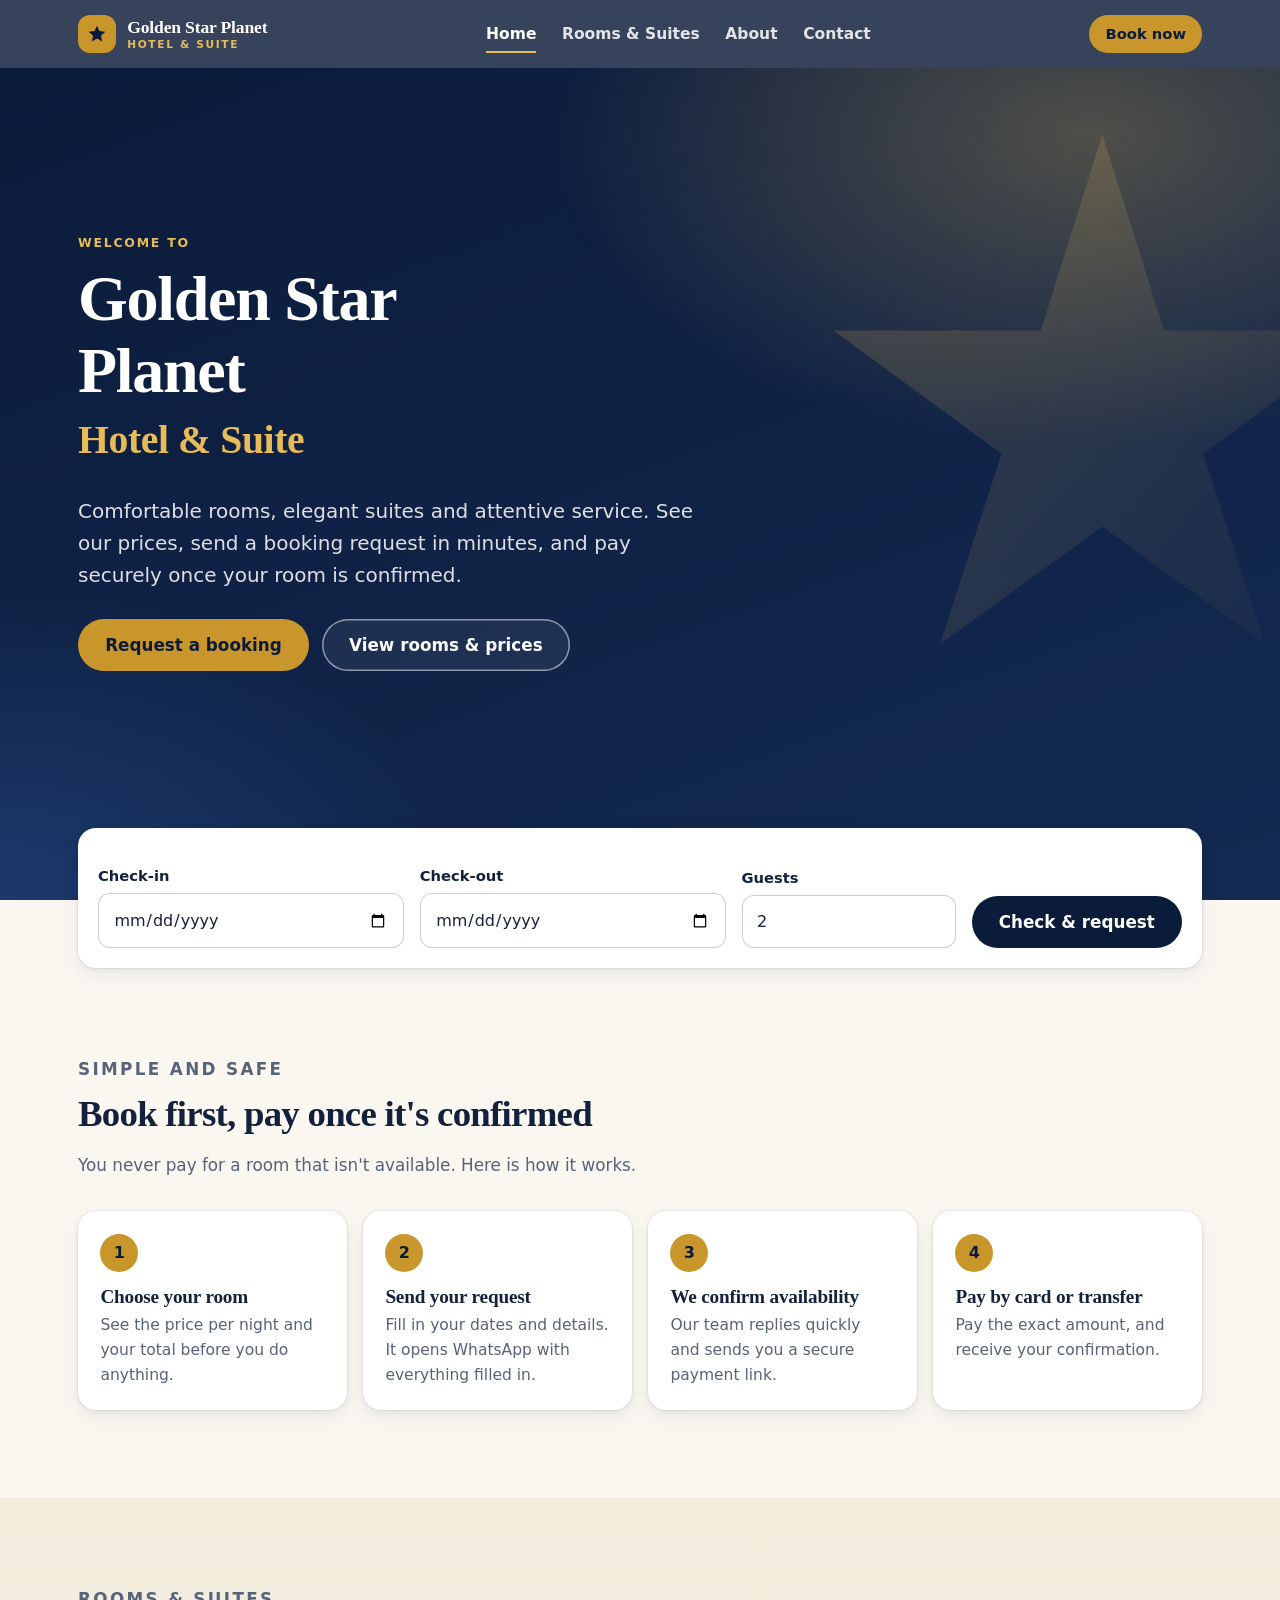
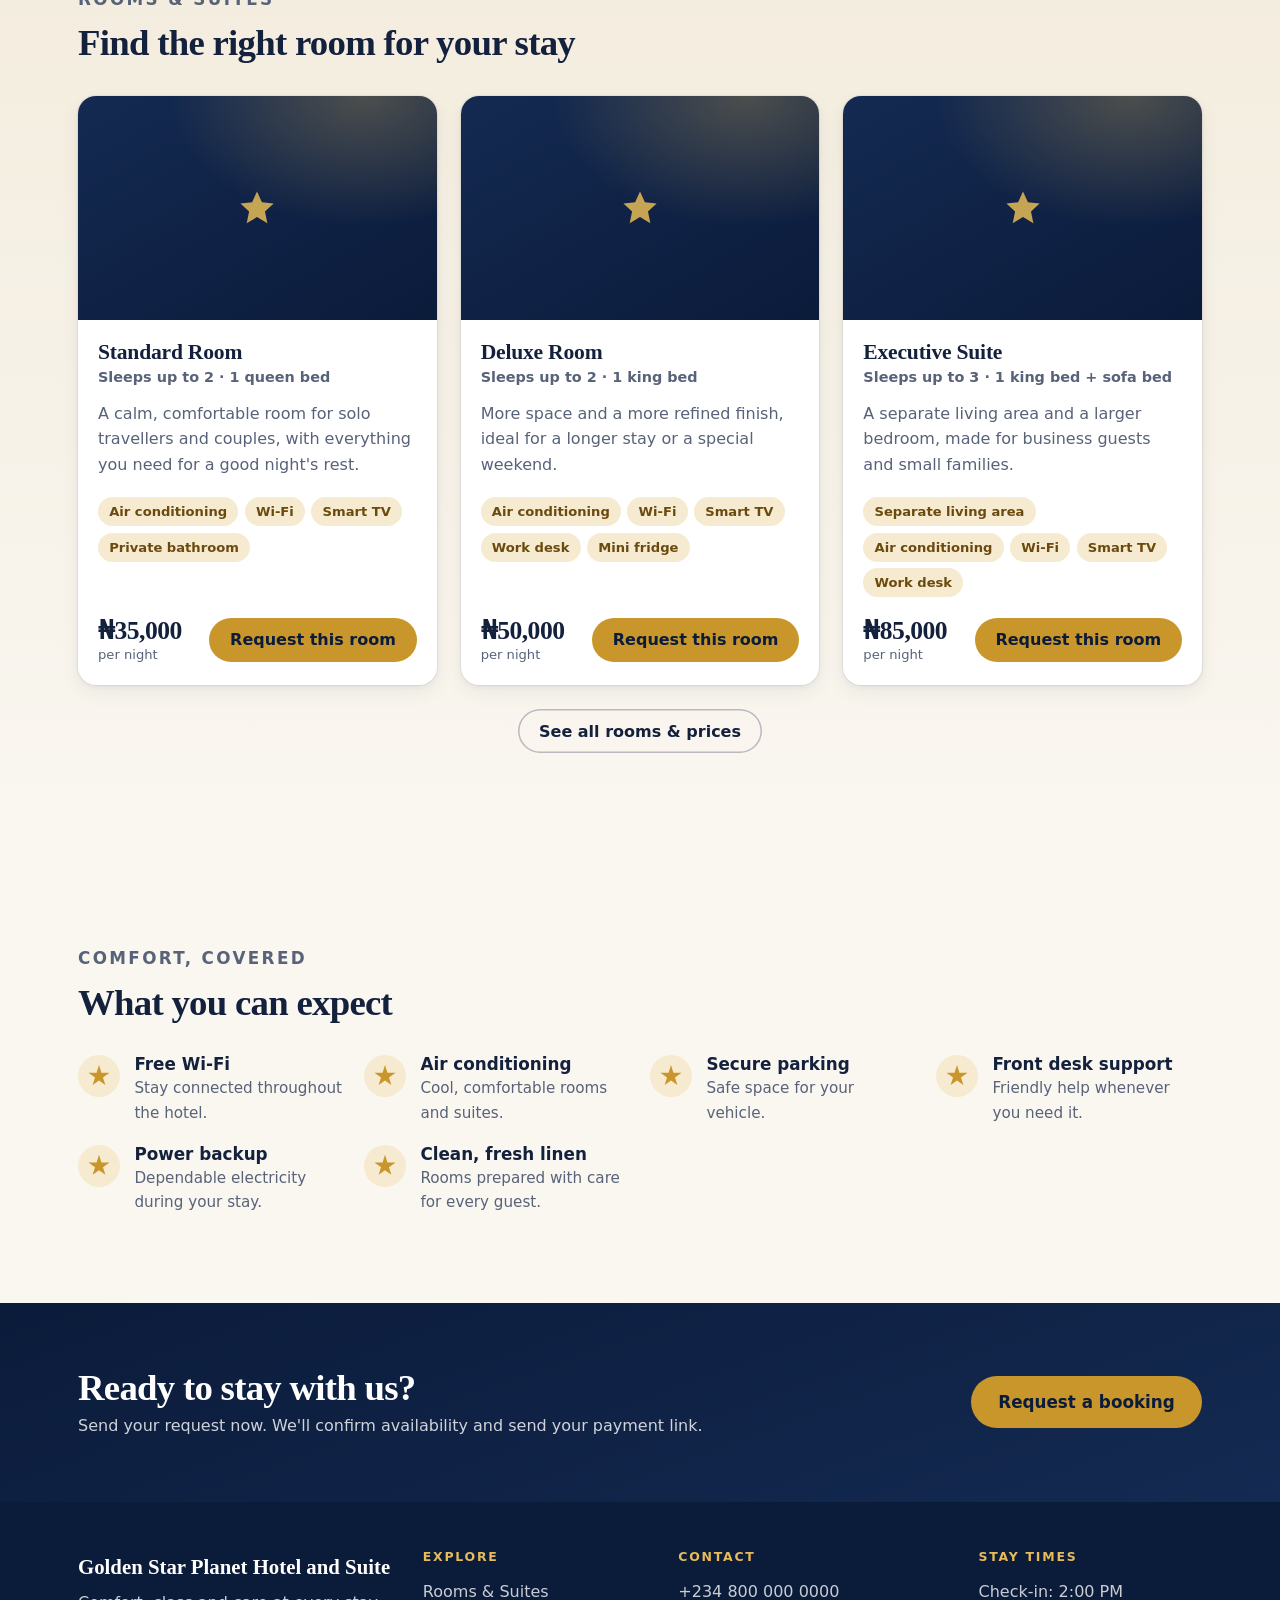
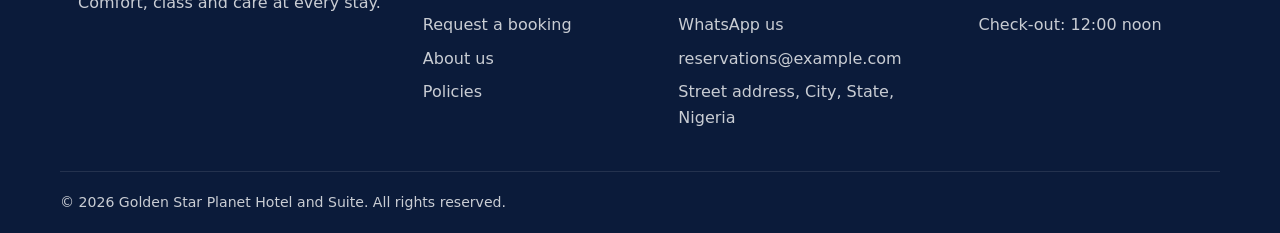
<file: index.html>
<!doctype html>
<html lang="en">
<head>
  <meta charset="utf-8">
  <meta name="viewport" content="width=device-width, initial-scale=1, viewport-fit=cover">
  <title>Golden Star Planet Hotel and Suite | Rooms, Suites and Online Booking</title>
  <meta name="description" content="Golden Star Planet Hotel and Suite: comfortable rooms and elegant suites with clear prices. Send a booking request online and pay securely by card or bank transfer once your room is confirmed.">
  <meta name="theme-color" content="#0b1b3a">
  <meta property="og:title" content="Golden Star Planet Hotel and Suite">
  <meta property="og:description" content="Comfortable rooms and elegant suites. See prices, request a booking, pay once confirmed.">
  <meta property="og:type" content="website">
  <link rel="icon" href="favicon.svg" type="image/svg+xml">
  <link rel="stylesheet" href="style.css">
  <script src="config.js" defer></script>
  <script src="script.js" defer></script>
</head>
<body>
  <a class="skip-link" href="#main">Skip to content</a>
  <div id="site-header"></div>

  <main id="main">
    <!-- Hero -->
    <section class="hero">
      <div class="hero-bg" data-hero-bg></div>
      <div class="container hero-inner">
        <p class="eyebrow eyebrow-light reveal">Welcome to</p>
        <h1 class="reveal" style="--i:1">Golden Star Planet <span>Hotel &amp; Suite</span></h1>
        <p class="lead reveal" style="--i:2">Comfortable rooms, elegant suites and attentive service. See our prices, send a booking request in minutes, and pay securely once your room is confirmed.</p>
        <div class="hero-actions reveal" style="--i:3">
          <a class="btn btn-gold btn-lg" href="booking.html">Request a booking</a>
          <a class="btn btn-ghost-light btn-lg" href="rooms.html">View rooms &amp; prices</a>
        </div>
      </div>
    </section>

    <!-- Availability bar -->
    <section class="avail-wrap" aria-label="Start your booking">
      <div class="container">
        <form class="card avail" id="avail-form" action="booking.html" method="get">
          <div class="field">
            <label for="a-checkin">Check-in</label>
            <input id="a-checkin" name="checkin" type="date" required>
          </div>
          <div class="field">
            <label for="a-checkout">Check-out</label>
            <input id="a-checkout" name="checkout" type="date" required>
          </div>
          <div class="field">
            <label for="a-guests">Guests</label>
            <input id="a-guests" name="guests" type="number" min="1" max="10" value="2" inputmode="numeric" required>
          </div>
          <button class="btn btn-navy btn-lg" type="submit">Check &amp; request</button>
        </form>
      </div>
    </section>

    <!-- How booking works -->
    <section class="section">
      <div class="container">
        <div class="section-head reveal">
          <p class="eyebrow">Simple and safe</p>
          <h2>Book first, pay once it's confirmed</h2>
          <p>You never pay for a room that isn't available. Here is how it works.</p>
        </div>
        <ol class="steps">
          <li class="step reveal" style="--i:0"><span class="step-num">1</span><h3>Choose your room</h3><p>See the price per night and your total before you do anything.</p></li>
          <li class="step reveal" style="--i:1"><span class="step-num">2</span><h3>Send your request</h3><p>Fill in your dates and details. It opens WhatsApp with everything filled in.</p></li>
          <li class="step reveal" style="--i:2"><span class="step-num">3</span><h3>We confirm availability</h3><p>Our team replies quickly and sends you a secure payment link.</p></li>
          <li class="step reveal" style="--i:3"><span class="step-num">4</span><h3>Pay by card or transfer</h3><p>Pay the exact amount, and receive your confirmation.</p></li>
        </ol>
      </div>
    </section>

    <!-- Featured rooms -->
    <section class="section section-tint">
      <div class="container">
        <div class="section-head reveal">
          <p class="eyebrow">Rooms &amp; suites</p>
          <h2>Find the right room for your stay</h2>
        </div>
        <div class="grid-rooms" id="featured-rooms"></div>
        <p class="center mt"><a class="btn btn-ghost" href="rooms.html">See all rooms &amp; prices</a></p>
      </div>
    </section>

    <!-- Facilities -->
    <section class="section">
      <div class="container">
        <div class="section-head reveal">
          <p class="eyebrow">Comfort, covered</p>
          <h2>What you can expect</h2>
        </div>
        <ul class="facility-grid" id="facilities"></ul>
      </div>
    </section>

    <!-- Gallery (only shows when you add photos in config.js) -->
    <section class="section section-tint" id="gallery-section">
      <div class="container">
        <div class="section-head reveal">
          <p class="eyebrow">Take a look</p>
          <h2>Inside the hotel</h2>
        </div>
        <div class="gallery" id="gallery"></div>
      </div>
    </section>

    <!-- Call to action -->
    <section class="cta-band">
      <div class="container cta-inner">
        <div>
          <h2>Ready to stay with us?</h2>
          <p>Send your request now. We'll confirm availability and send your payment link.</p>
        </div>
        <a class="btn btn-gold btn-lg" href="booking.html">Request a booking</a>
      </div>
    </section>
  </main>

  <div id="site-footer"></div>
</body>
</html>
</file>
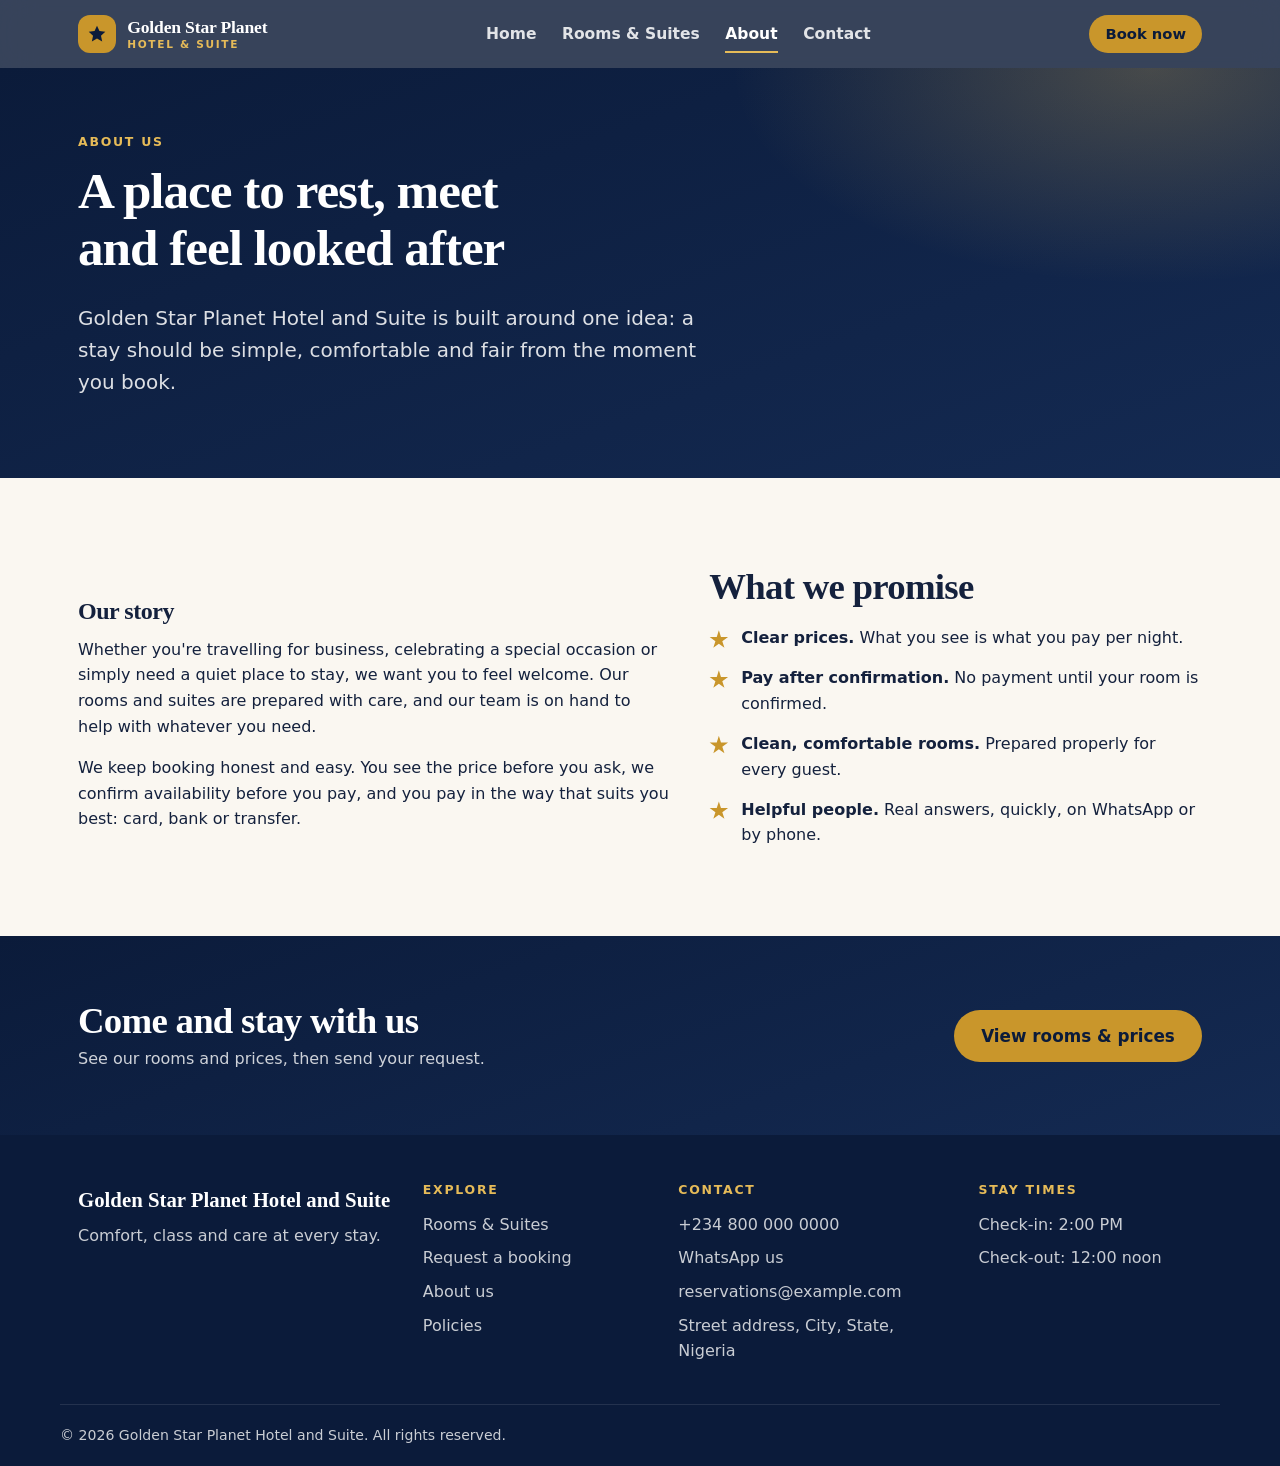
<file: about.html>
<!doctype html>
<html lang="en">
<head>
  <meta charset="utf-8">
  <meta name="viewport" content="width=device-width, initial-scale=1, viewport-fit=cover">
  <title>About Us | Golden Star Planet Hotel and Suite</title>
  <meta name="description" content="Learn about Golden Star Planet Hotel and Suite and what you can expect when you stay with us.">
  <meta name="theme-color" content="#0b1b3a">
  <link rel="icon" href="favicon.svg" type="image/svg+xml">
  <link rel="stylesheet" href="style.css">
  <script src="config.js" defer></script>
  <script src="script.js" defer></script>
</head>
<body>
  <a class="skip-link" href="#main">Skip to content</a>
  <div id="site-header"></div>

  <main id="main">
    <section class="page-head">
      <div class="container">
        <p class="eyebrow eyebrow-light">About us</p>
        <h1>A place to rest, meet and feel looked after</h1>
        <p class="lead">Golden Star Planet Hotel and Suite is built around one idea: a stay should be simple, comfortable and fair from the moment you book.</p>
      </div>
    </section>

    <section class="section">
      <div class="container prose-grid">
        <div class="prose reveal">
          <h2>Our story</h2>
          <!-- EDIT: replace this paragraph with your hotel's real story, when it opened, who runs it. -->
          <p>Whether you're travelling for business, celebrating a special occasion or simply need a quiet place to stay, we want you to feel welcome. Our rooms and suites are prepared with care, and our team is on hand to help with whatever you need.</p>
          <p>We keep booking honest and easy. You see the price before you ask, we confirm availability before you pay, and you pay in the way that suits you best: card, bank or transfer.</p>
        </div>
        <div class="values reveal" style="--i:1">
          <h2>What we promise</h2>
          <ul class="check-list">
            <li><strong>Clear prices.</strong> What you see is what you pay per night.</li>
            <li><strong>Pay after confirmation.</strong> No payment until your room is confirmed.</li>
            <li><strong>Clean, comfortable rooms.</strong> Prepared properly for every guest.</li>
            <li><strong>Helpful people.</strong> Real answers, quickly, on WhatsApp or by phone.</li>
          </ul>
        </div>
      </div>
    </section>

    <section class="cta-band">
      <div class="container cta-inner">
        <div>
          <h2>Come and stay with us</h2>
          <p>See our rooms and prices, then send your request.</p>
        </div>
        <a class="btn btn-gold btn-lg" href="rooms.html">View rooms &amp; prices</a>
      </div>
    </section>
  </main>

  <div id="site-footer"></div>
</body>
</html>
</file>
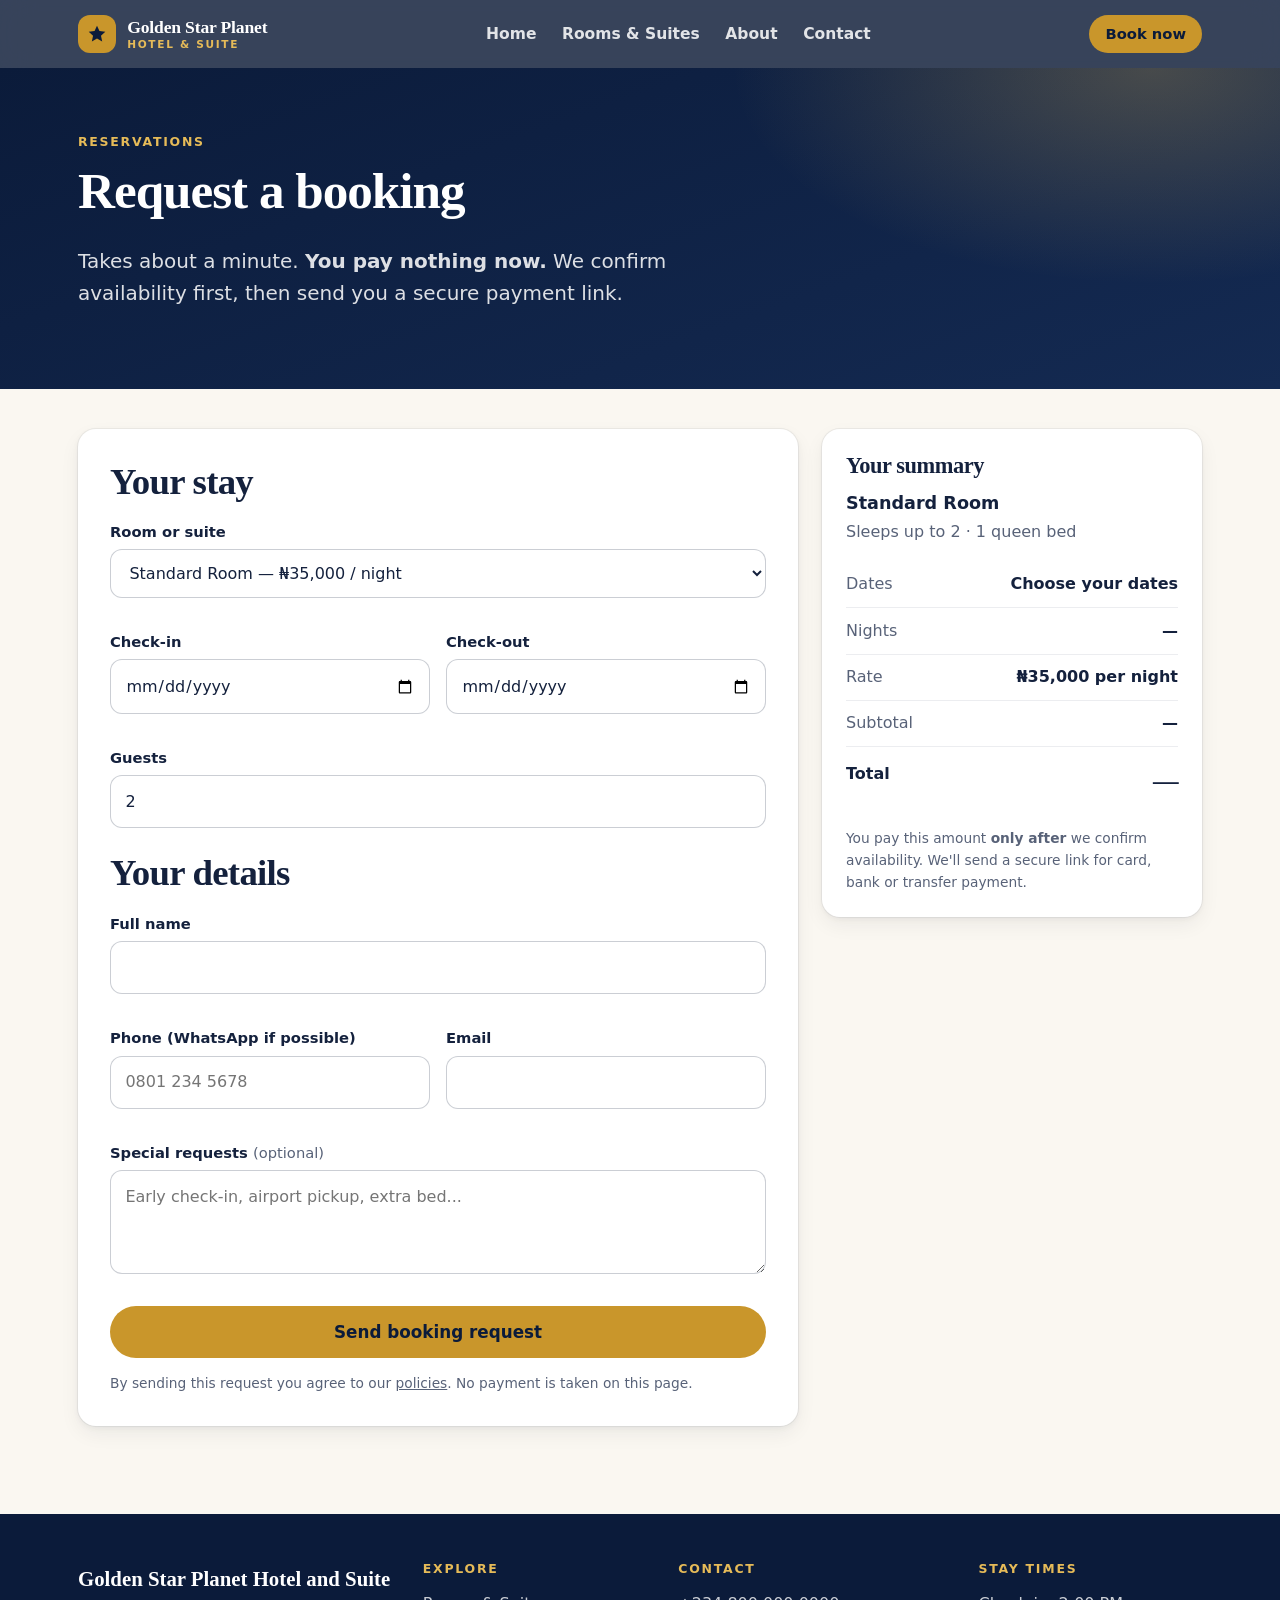
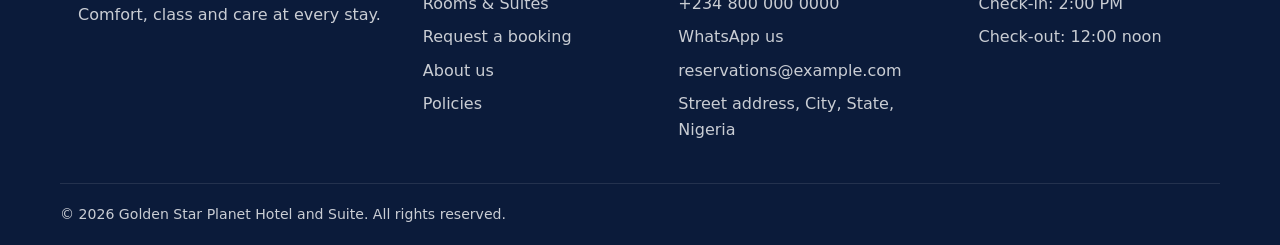
<file: booking.html>
<!doctype html>
<html lang="en">
<head>
  <meta charset="utf-8">
  <meta name="viewport" content="width=device-width, initial-scale=1, viewport-fit=cover">
  <title>Request a Booking | Golden Star Planet Hotel and Suite</title>
  <meta name="description" content="Choose your room and dates, see your total, and send a booking request to Golden Star Planet Hotel and Suite. Pay only after your room is confirmed.">
  <meta name="theme-color" content="#0b1b3a">
  <link rel="icon" href="favicon.svg" type="image/svg+xml">
  <link rel="stylesheet" href="style.css">
  <script src="config.js" defer></script>
  <script src="script.js" defer></script>
  <script src="booking.js" defer></script>
</head>
<body>
  <a class="skip-link" href="#main">Skip to content</a>
  <div id="site-header"></div>

  <main id="main">
    <section class="page-head">
      <div class="container">
        <p class="eyebrow eyebrow-light">Reservations</p>
        <h1>Request a booking</h1>
        <p class="lead">Takes about a minute. <strong>You pay nothing now.</strong> We confirm availability first, then send you a secure payment link.</p>
      </div>
    </section>

    <section class="section section-tight">
      <div class="container">
        <noscript><div class="notice notice-warn">Please turn on JavaScript to use the booking form, or message us on WhatsApp instead.</div></noscript>

        <div class="booking-grid" id="booking-layout">
          <form class="card form-card" id="booking-form" novalidate>
            <h2>Your stay</h2>
            <div class="form-grid">
              <div class="field span-2">
                <label for="room">Room or suite</label>
                <select id="room" name="room" required></select>
                <p class="error" data-error="room" aria-live="polite"></p>
              </div>
              <div class="field">
                <label for="checkin">Check-in</label>
                <input id="checkin" name="checkin" type="date" required>
                <p class="error" data-error="checkin" aria-live="polite"></p>
              </div>
              <div class="field">
                <label for="checkout">Check-out</label>
                <input id="checkout" name="checkout" type="date" required>
                <p class="error" data-error="checkout" aria-live="polite"></p>
              </div>
              <div class="field span-2">
                <label for="guests">Guests</label>
                <input id="guests" name="guests" type="number" min="1" max="10" value="2" inputmode="numeric" required>
                <p class="error" data-error="guests" aria-live="polite"></p>
              </div>
            </div>

            <h2 class="mt">Your details</h2>
            <div class="form-grid">
              <div class="field span-2">
                <label for="name">Full name</label>
                <input id="name" name="name" type="text" autocomplete="name" required>
                <p class="error" data-error="name" aria-live="polite"></p>
              </div>
              <div class="field">
                <label for="phone">Phone (WhatsApp if possible)</label>
                <input id="phone" name="phone" type="tel" inputmode="tel" autocomplete="tel" placeholder="0801 234 5678" required>
                <p class="error" data-error="phone" aria-live="polite"></p>
              </div>
              <div class="field">
                <label for="email">Email</label>
                <input id="email" name="email" type="email" autocomplete="email" inputmode="email" autocapitalize="none" required>
                <p class="error" data-error="email" aria-live="polite"></p>
              </div>
              <div class="field span-2">
                <label for="notes">Special requests <span class="optional">(optional)</span></label>
                <textarea id="notes" name="notes" rows="3" placeholder="Early check-in, airport pickup, extra bed..."></textarea>
              </div>
            </div>

            <button class="btn btn-gold btn-lg btn-block mt" type="submit">Send booking request</button>
            <p class="fine">By sending this request you agree to our <a href="policies.html">policies</a>. No payment is taken on this page.</p>
          </form>

          <aside class="card summary" aria-label="Booking summary">
            <h2>Your summary</h2>
            <div class="summary-room">
              <strong id="sum-room">Room</strong>
              <span id="sum-beds" class="muted"></span>
            </div>
            <dl class="summary-list" aria-live="polite">
              <div><dt>Dates</dt><dd id="sum-dates">Choose your dates</dd></div>
              <div><dt>Nights</dt><dd id="sum-nights" class="num">&mdash;</dd></div>
              <div><dt>Rate</dt><dd id="sum-rate" class="num"></dd></div>
              <div><dt>Subtotal</dt><dd id="sum-subtotal" class="num">&mdash;</dd></div>
              <div id="sum-service-row" hidden><dt id="sum-service-label">Service charge</dt><dd id="sum-service" class="num">&mdash;</dd></div>
              <div class="summary-total"><dt>Total</dt><dd id="sum-total" class="num">&mdash;</dd></div>
            </dl>
            <p class="fine">You pay this amount <strong>only after</strong> we confirm availability. We'll send a secure link for card, bank or transfer payment.</p>
          </aside>
        </div>

        <section class="card pad success" id="booking-success" hidden aria-live="polite"></section>
      </div>
    </section>
  </main>

  <!-- Mobile total bar -->
  <div class="mobile-total" id="mobile-total">
    <div>
      <strong class="num" id="mobile-total-amount">Pick dates</strong>
      <small id="mobile-total-note">Total shows here</small>
    </div>
    <button class="btn btn-gold" type="submit" form="booking-form">Send request</button>
  </div>

  <div id="site-footer"></div>
</body>
</html>
</file>
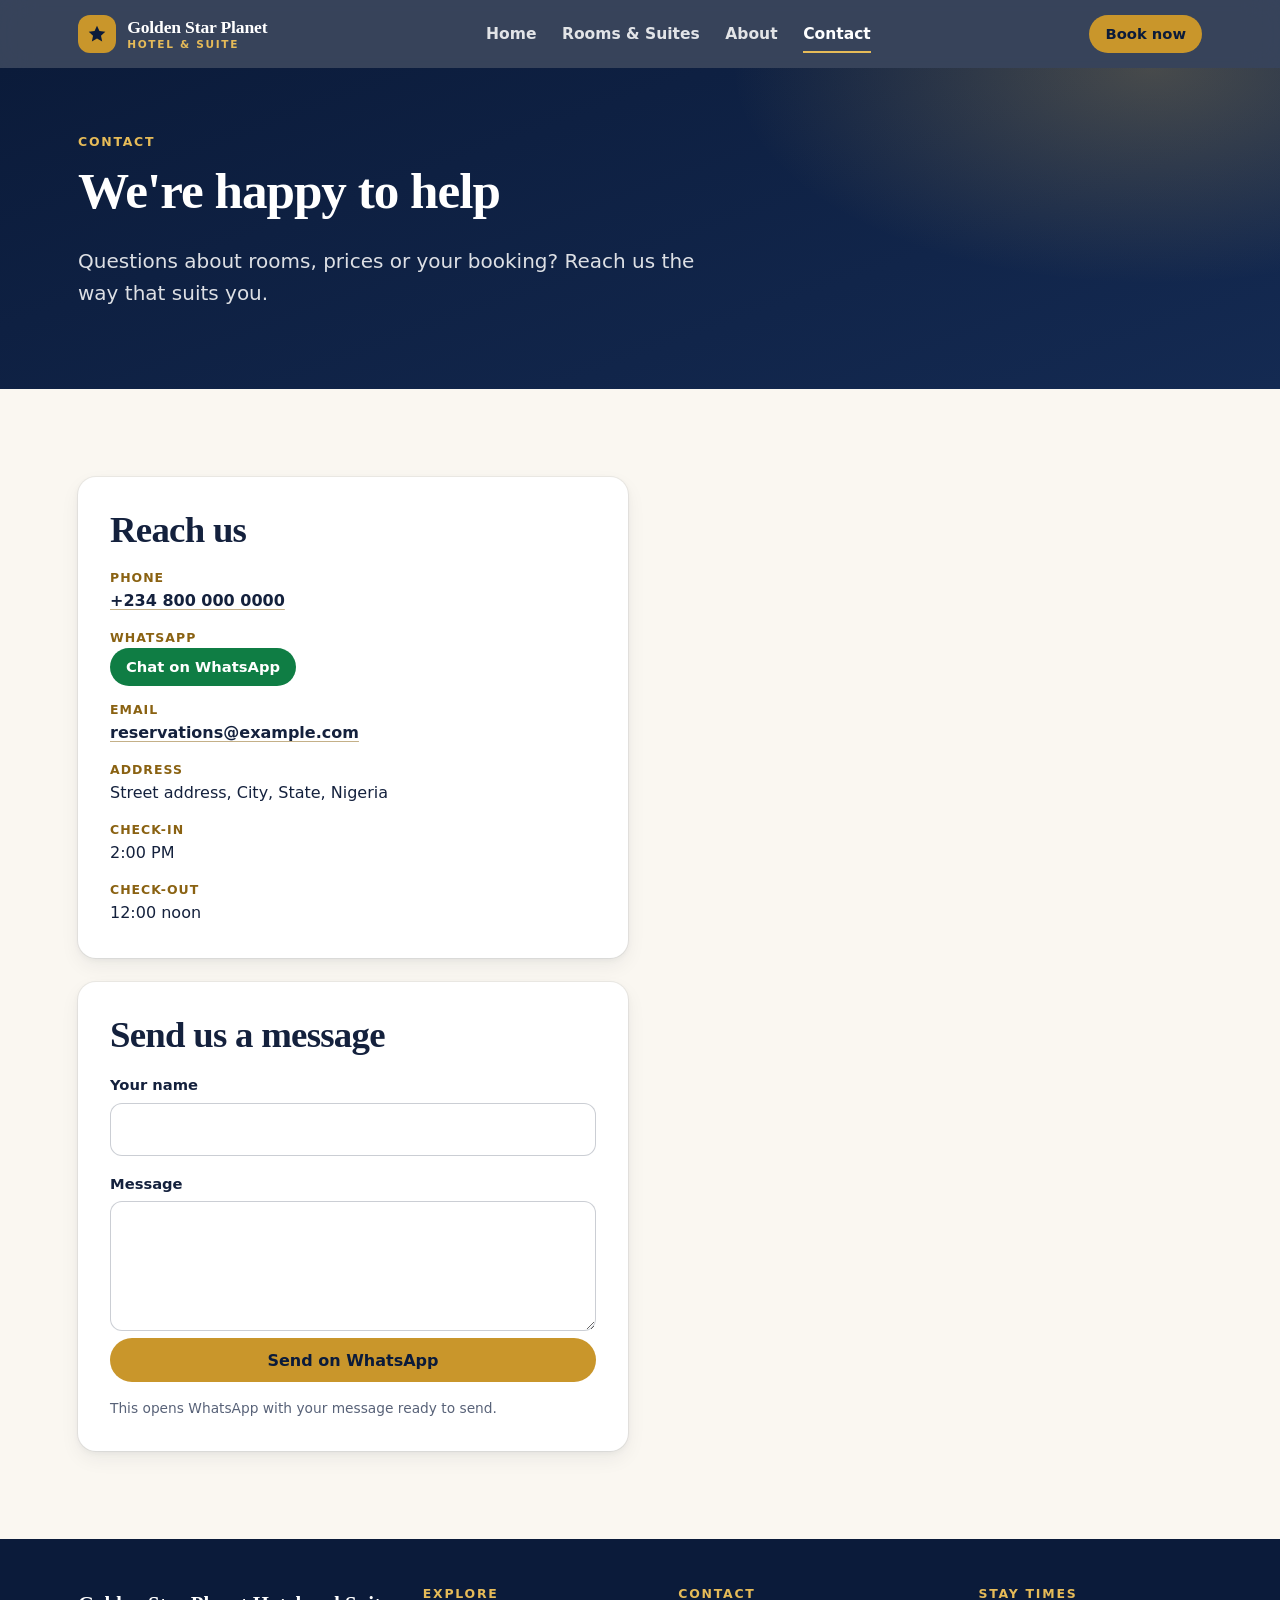
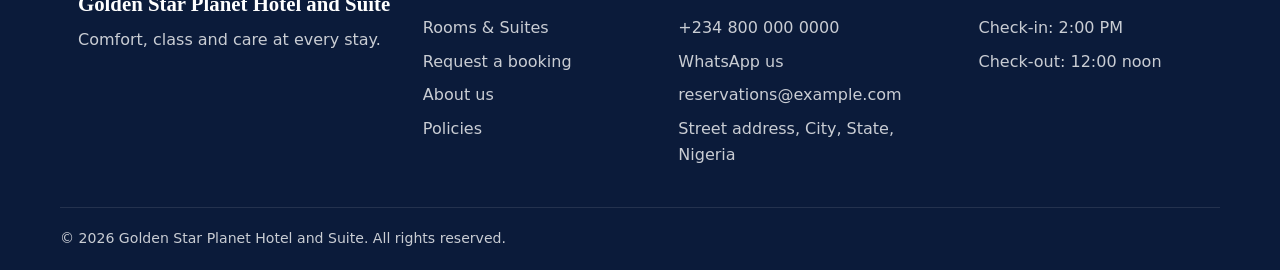
<file: contact.html>
<!doctype html>
<html lang="en">
<head>
  <meta charset="utf-8">
  <meta name="viewport" content="width=device-width, initial-scale=1, viewport-fit=cover">
  <title>Contact Us | Golden Star Planet Hotel and Suite</title>
  <meta name="description" content="Call, WhatsApp or email Golden Star Planet Hotel and Suite. Find our address, check-in times and how to reach the front desk.">
  <meta name="theme-color" content="#0b1b3a">
  <link rel="icon" href="favicon.svg" type="image/svg+xml">
  <link rel="stylesheet" href="style.css">
  <script src="config.js" defer></script>
  <script src="script.js" defer></script>
</head>
<body>
  <a class="skip-link" href="#main">Skip to content</a>
  <div id="site-header"></div>

  <main id="main">
    <section class="page-head">
      <div class="container">
        <p class="eyebrow eyebrow-light">Contact</p>
        <h1>We're happy to help</h1>
        <p class="lead">Questions about rooms, prices or your booking? Reach us the way that suits you.</p>
      </div>
    </section>

    <section class="section">
      <div class="container contact-grid">
        <div class="contact-cards">
          <div class="card pad reveal">
            <h2>Reach us</h2>
            <ul class="contact-list">
              <li><small>Phone</small><a data-site="phone-link" href="#"></a></li>
              <li><small>WhatsApp</small><a class="btn btn-wa btn-sm" data-site="wa-link" href="#" target="_blank" rel="noopener">Chat on WhatsApp</a></li>
              <li><small>Email</small><a data-site="email-link" href="#"></a></li>
              <li><small>Address</small><span data-site="address"></span></li>
              <li><small>Check-in</small><span data-site="checkIn"></span></li>
              <li><small>Check-out</small><span data-site="checkOut"></span></li>
            </ul>
          </div>

          <form class="card pad reveal" style="--i:1" id="contact-form" novalidate>
            <h2>Send us a message</h2>
            <div class="field">
              <label for="c-name">Your name</label>
              <input id="c-name" name="name" type="text" autocomplete="name" required>
            </div>
            <div class="field">
              <label for="c-message">Message</label>
              <textarea id="c-message" name="message" rows="4" required></textarea>
              <p class="error" data-error="message" aria-live="polite"></p>
            </div>
            <button class="btn btn-gold btn-block" type="submit">Send on WhatsApp</button>
            <p class="fine">This opens WhatsApp with your message ready to send.</p>
          </form>
        </div>

        <div class="map reveal" id="map-embed"></div>
      </div>
    </section>
  </main>

  <div id="site-footer"></div>
</body>
</html>
</file>
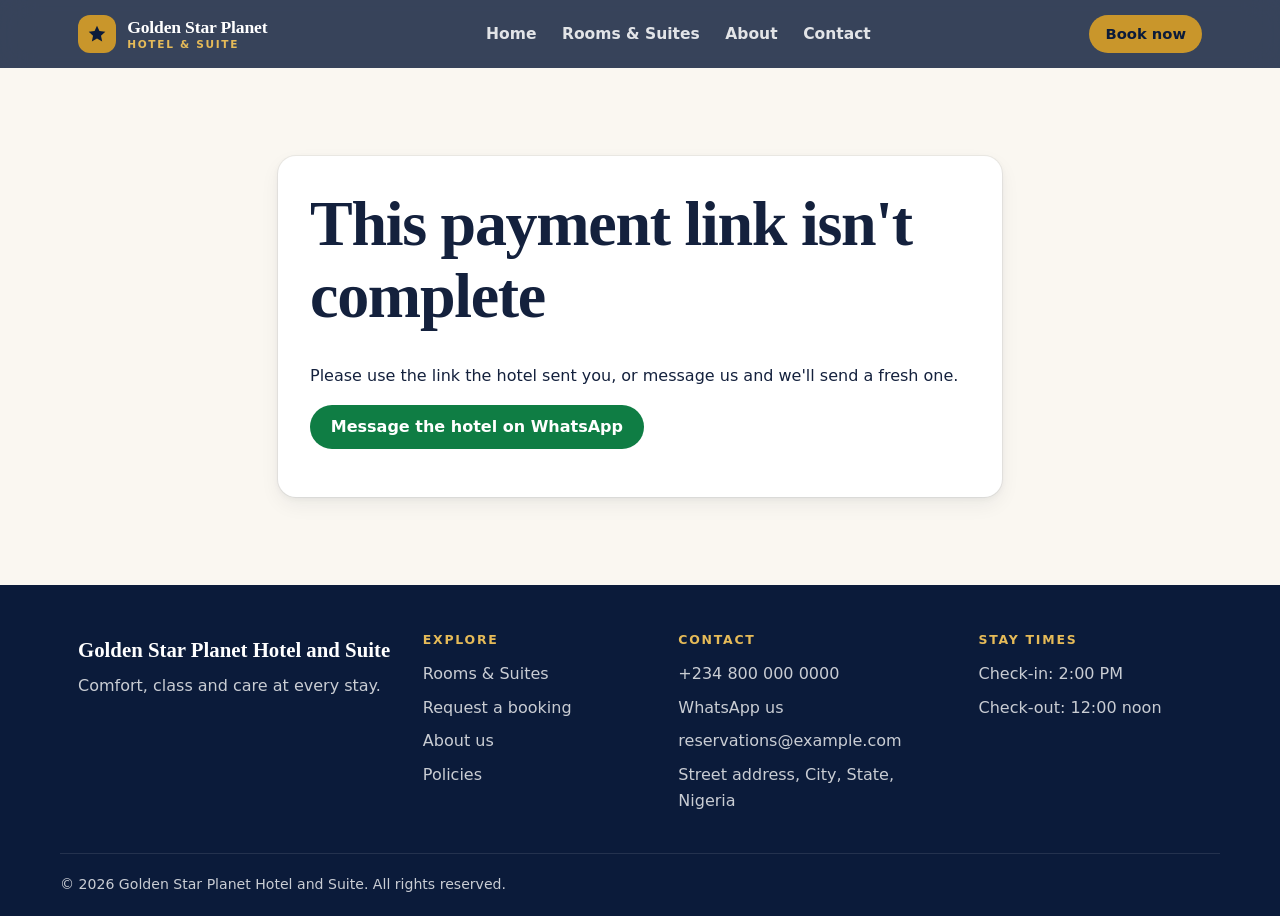
<file: pay.html>
<!doctype html>
<html lang="en">
<head>
  <meta charset="utf-8">
  <meta name="viewport" content="width=device-width, initial-scale=1, viewport-fit=cover">
  <title>Complete Your Payment | Golden Star Planet Hotel and Suite</title>
  <meta name="robots" content="noindex, nofollow">
  <meta name="theme-color" content="#0b1b3a">
  <link rel="icon" href="favicon.svg" type="image/svg+xml">
  <link rel="stylesheet" href="style.css">
  <script src="https://js.paystack.co/v1/inline.js" defer></script>
  <script src="config.js" defer></script>
  <script src="script.js" defer></script>
  <script src="pay.js" defer></script>
</head>
<body>
  <a class="skip-link" href="#main">Skip to content</a>
  <div id="site-header"></div>

  <main id="main" class="section">
    <div class="container narrow">
      <noscript><div class="notice notice-warn">Please turn on JavaScript to see your payment details, or message the hotel on WhatsApp.</div></noscript>

      <!-- Broken or incomplete link -->
      <div class="card pad" id="pay-invalid" hidden>
        <h1>This payment link isn't complete</h1>
        <p>Please use the link the hotel sent you, or message us and we'll send a fresh one.</p>
        <p><a class="btn btn-wa" id="pay-invalid-wa" href="#" target="_blank" rel="noopener">Message the hotel on WhatsApp</a></p>
      </div>

      <!-- Payment -->
      <div id="pay-main" hidden>
        <p class="eyebrow">Secure payment</p>
        <h1>Complete your booking payment</h1>
        <p class="lead-dark">Your room is available. Pay the amount below to confirm it. We hold your room for <strong id="pay-hold">a few hours</strong> while you pay.</p>

        <section class="card pad" aria-label="Booking details">
          <h2>Your booking</h2>
          <dl class="summary-list">
            <div><dt>Reference</dt><dd class="num" id="pay-ref"></dd></div>
            <div><dt>Guest</dt><dd id="pay-name"></dd></div>
            <div><dt>Room</dt><dd id="pay-room"></dd></div>
            <div><dt>Stay</dt><dd id="pay-dates"></dd></div>
            <div><dt>Guests</dt><dd id="pay-guests"></dd></div>
            <div class="summary-total"><dt>Amount to pay</dt><dd class="num" id="pay-amount"></dd></div>
          </dl>
        </section>

        <section class="card pad mt" aria-label="Choose how to pay">
          <h2>Choose how to pay</h2>
          <div class="tabs" role="tablist" aria-label="Payment method">
            <button class="tab" role="tab" id="tab-card" type="button" aria-selected="true" aria-controls="panel-card">Card, bank or USSD</button>
            <button class="tab" role="tab" id="tab-transfer" type="button" aria-selected="false" aria-controls="panel-transfer" tabindex="-1">Bank transfer</button>
          </div>

          <div class="tab-panel" id="panel-card" role="tabpanel" aria-labelledby="tab-card">
            <p>Pay safely on Paystack with your debit card, bank app or USSD. You'll get an instant receipt by email.</p>
            <div class="field">
              <label for="pay-email">Email for your receipt</label>
              <input id="pay-email" type="email" autocomplete="email" inputmode="email" autocapitalize="none" required>
              <p class="error" id="pay-email-error" aria-live="polite"></p>
            </div>
            <button class="btn btn-gold btn-lg btn-block" id="btn-paystack" type="button">Pay <span id="pay-amount-btn" class="num"></span> securely</button>
            <p class="fine" id="paystack-note" hidden></p>
            <p class="fine">Card details are entered on Paystack's secure window. We never see or store them.</p>
          </div>

          <div class="tab-panel" id="panel-transfer" role="tabpanel" aria-labelledby="tab-transfer" hidden>
            <p>Send exactly <strong class="num" id="transfer-amount"></strong> to the account below and use your booking reference as the narration.</p>
            <ul class="copy-list">
              <li><div><small>Bank</small><strong id="bank-name"></strong></div></li>
              <li><div><small>Account name</small><strong id="bank-account-name"></strong></div></li>
              <li><div><small>Account number</small><strong class="num big" id="bank-account-number"></strong></div><button class="btn btn-ghost btn-sm swap" id="copy-account" type="button">Copy</button></li>
              <li><div><small>Amount</small><strong class="num" id="transfer-amount-2">Exactly as shown above</strong></div><button class="btn btn-ghost btn-sm swap" id="copy-amount" type="button">Copy</button></li>
              <li><div><small>Narration / reference</small><strong class="num" id="transfer-narration"></strong></div><button class="btn btn-ghost btn-sm swap" id="copy-narration" type="button">Copy</button></li>
            </ul>
            <a class="btn btn-wa btn-lg btn-block" id="btn-wa-proof" href="#" target="_blank" rel="noopener">I've paid: send proof on WhatsApp</a>
            <p class="fine">Your booking is confirmed once we see the payment. This can take a few minutes during working hours.</p>
          </div>
        </section>

        <p class="fine center mt">Problem paying? <a id="pay-help-wa" href="#" target="_blank" rel="noopener">Message us on WhatsApp</a>.</p>
      </div>

      <!-- Success -->
      <div class="card pad success" id="pay-success" hidden aria-live="polite">
        <p class="eyebrow">Payment received</p>
        <h1 id="pay-success-title" tabindex="-1">Thank you! Your payment went through.</h1>
        <p class="lead-dark">Booking reference: <strong class="num" id="success-ref"></strong></p>
        <p>Paystack reference: <span class="num" id="success-paystack-ref"></span></p>
        <p>We're verifying your payment and will send your booking confirmation shortly. Tap below to let us know on WhatsApp so we can confirm faster.</p>
        <p><a class="btn btn-wa btn-lg" id="btn-wa-receipt" href="#" target="_blank" rel="noopener">Tell us on WhatsApp</a></p>
        <p class="fine">Keep your reference handy. Your booking is confirmed once the hotel has verified your payment.</p>
      </div>
    </div>
  </main>

  <div id="site-footer"></div>
</body>
</html>
</file>
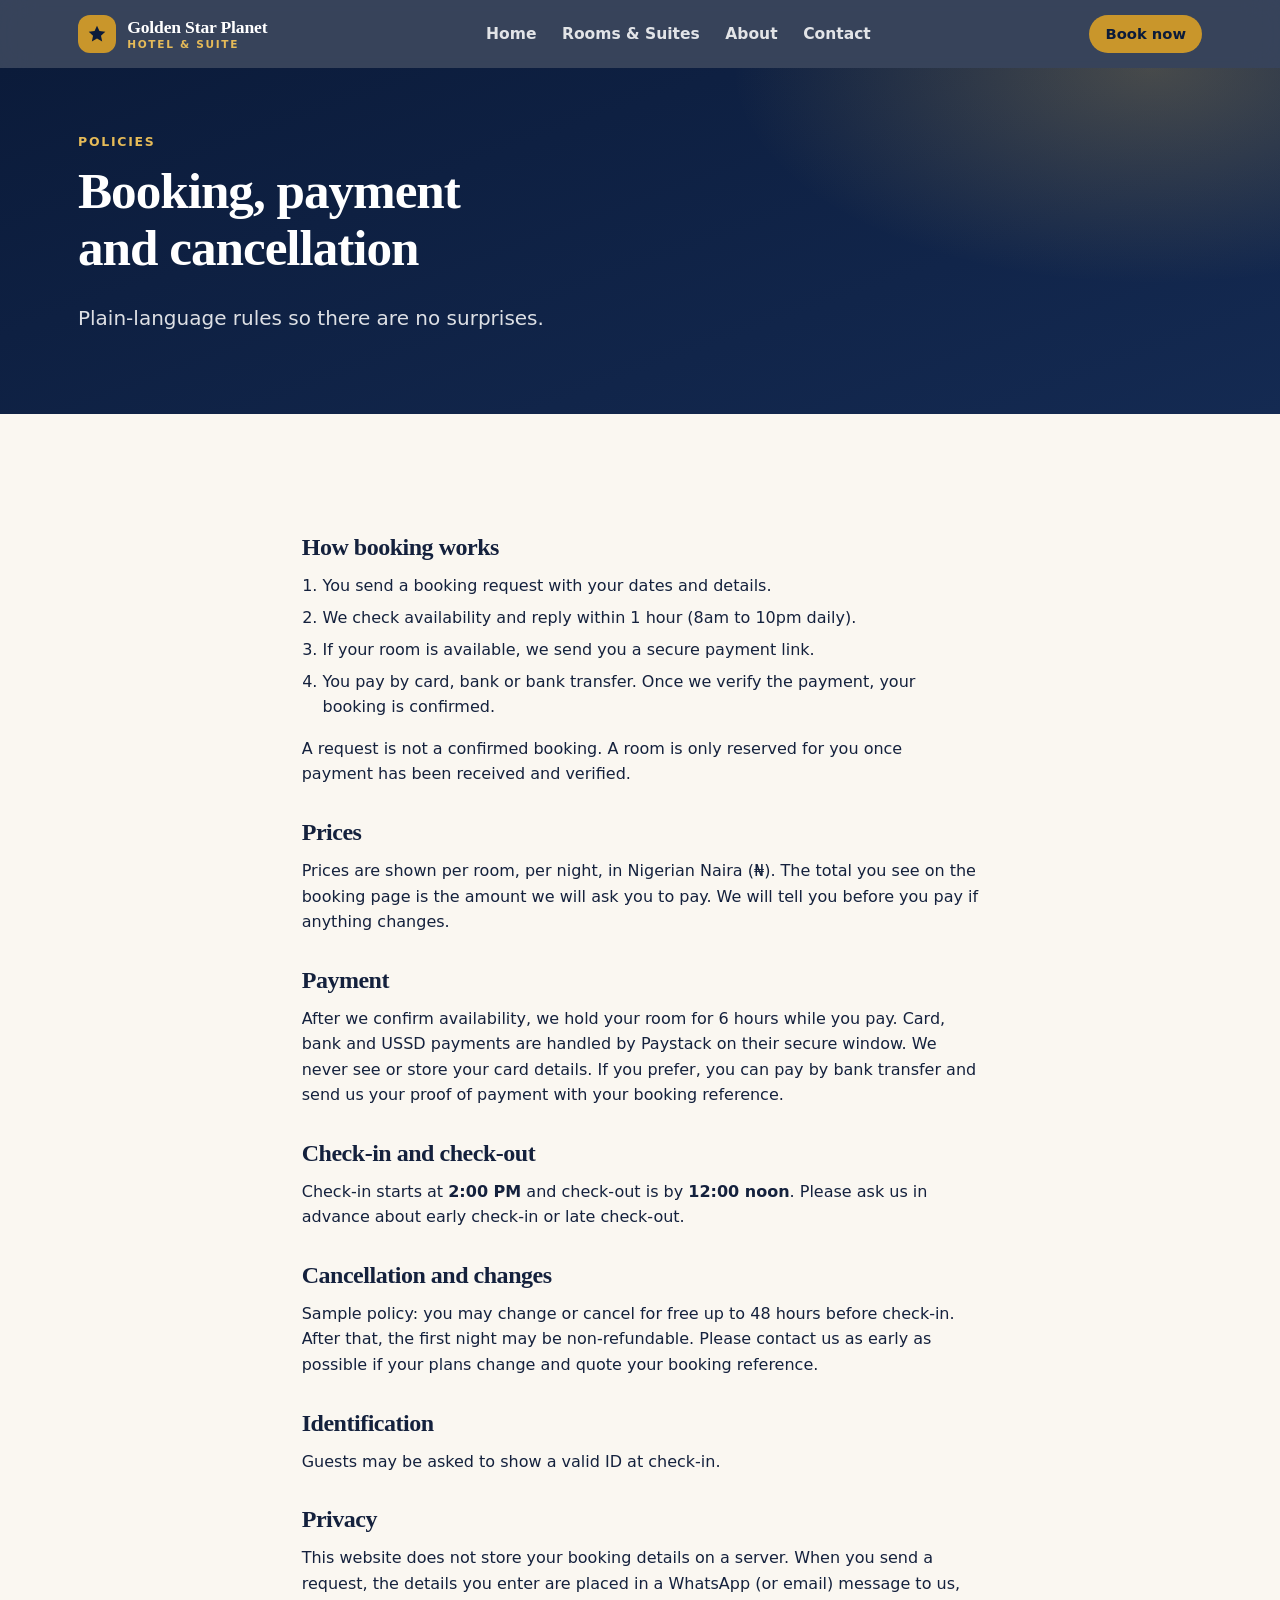
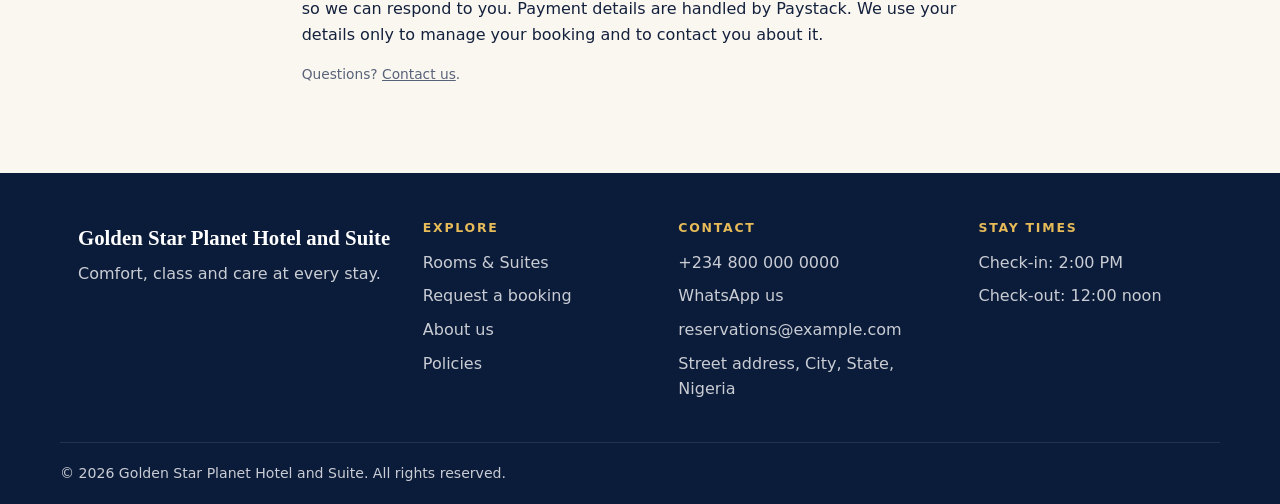
<file: policies.html>
<!doctype html>
<html lang="en">
<head>
  <meta charset="utf-8">
  <meta name="viewport" content="width=device-width, initial-scale=1, viewport-fit=cover">
  <title>Booking, Payment and Cancellation Policies | Golden Star Planet Hotel and Suite</title>
  <meta name="description" content="How booking and payment work at Golden Star Planet Hotel and Suite, plus check-in times, cancellation and privacy.">
  <meta name="theme-color" content="#0b1b3a">
  <link rel="icon" href="favicon.svg" type="image/svg+xml">
  <link rel="stylesheet" href="style.css">
  <script src="config.js" defer></script>
  <script src="script.js" defer></script>
</head>
<body>
  <a class="skip-link" href="#main">Skip to content</a>
  <div id="site-header"></div>

  <main id="main">
    <section class="page-head">
      <div class="container">
        <p class="eyebrow eyebrow-light">Policies</p>
        <h1>Booking, payment and cancellation</h1>
        <p class="lead">Plain-language rules so there are no surprises.</p>
      </div>
    </section>

    <section class="section">
      <div class="container narrow prose">
        <!-- IMPORTANT: the cancellation, deposit and ID rules below are SAMPLE text. Edit them to match your hotel's real policy before publishing. -->

        <h2>How booking works</h2>
        <ol>
          <li>You send a booking request with your dates and details.</li>
          <li>We check availability and reply <span data-site="replyTime"></span>.</li>
          <li>If your room is available, we send you a secure payment link.</li>
          <li>You pay by card, bank or bank transfer. Once we verify the payment, your booking is confirmed.</li>
        </ol>
        <p>A request is not a confirmed booking. A room is only reserved for you once payment has been received and verified.</p>

        <h2>Prices</h2>
        <p>Prices are shown per room, per night, in Nigerian Naira (&#8358;). The total you see on the booking page is the amount we will ask you to pay. We will tell you before you pay if anything changes.</p>

        <h2>Payment</h2>
        <p>After we confirm availability, we hold your room for <span data-site="holdHours"></span> hours while you pay. Card, bank and USSD payments are handled by Paystack on their secure window. We never see or store your card details. If you prefer, you can pay by bank transfer and send us your proof of payment with your booking reference.</p>

        <h2>Check-in and check-out</h2>
        <p>Check-in starts at <strong data-site="checkIn"></strong> and check-out is by <strong data-site="checkOut"></strong>. Please ask us in advance about early check-in or late check-out.</p>

        <h2>Cancellation and changes</h2>
        <p>Sample policy: you may change or cancel for free up to 48 hours before check-in. After that, the first night may be non-refundable. Please contact us as early as possible if your plans change and quote your booking reference.</p>

        <h2>Identification</h2>
        <p>Guests may be asked to show a valid ID at check-in.</p>

        <h2>Privacy</h2>
        <p>This website does not store your booking details on a server. When you send a request, the details you enter are placed in a WhatsApp (or email) message to us, so we can respond to you. Payment details are handled by Paystack. We use your details only to manage your booking and to contact you about it.</p>

        <p class="fine">Questions? <a href="contact.html">Contact us</a>.</p>
      </div>
    </section>
  </main>

  <div id="site-footer"></div>
</body>
</html>
</file>
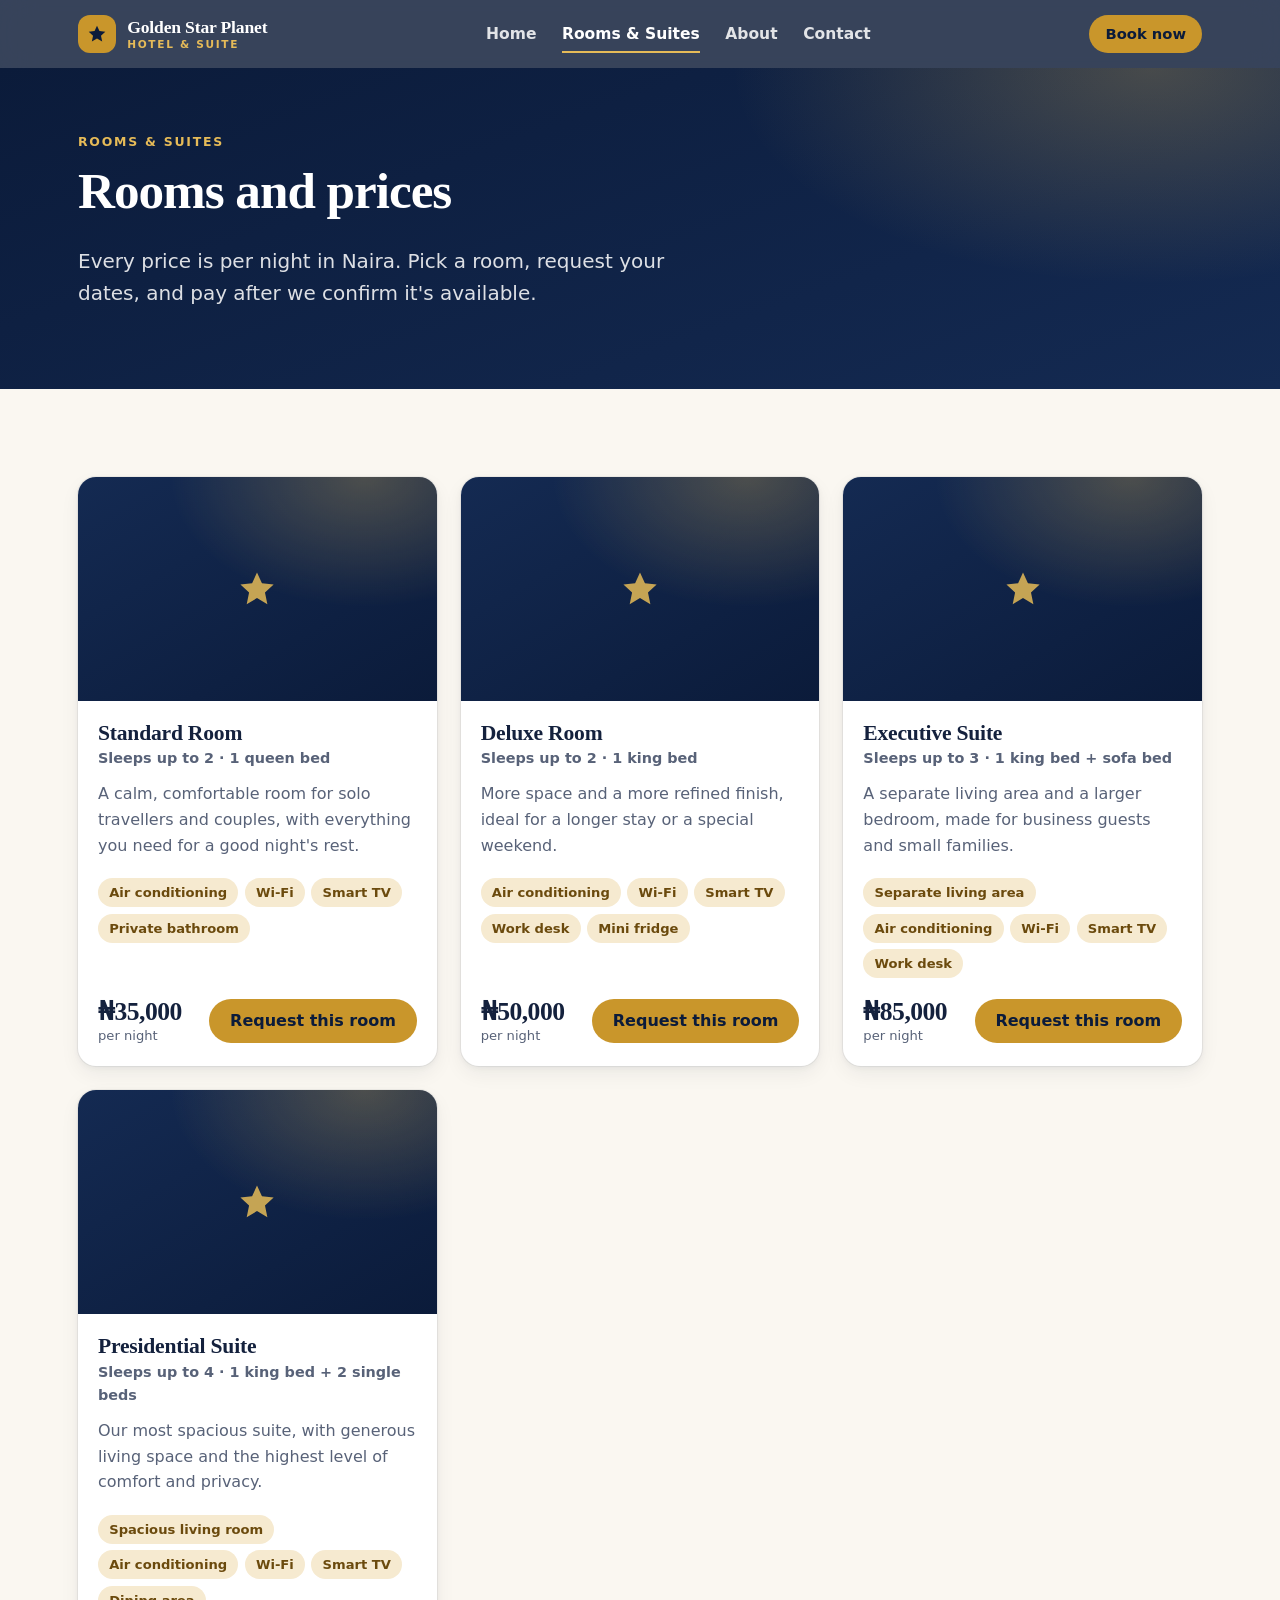
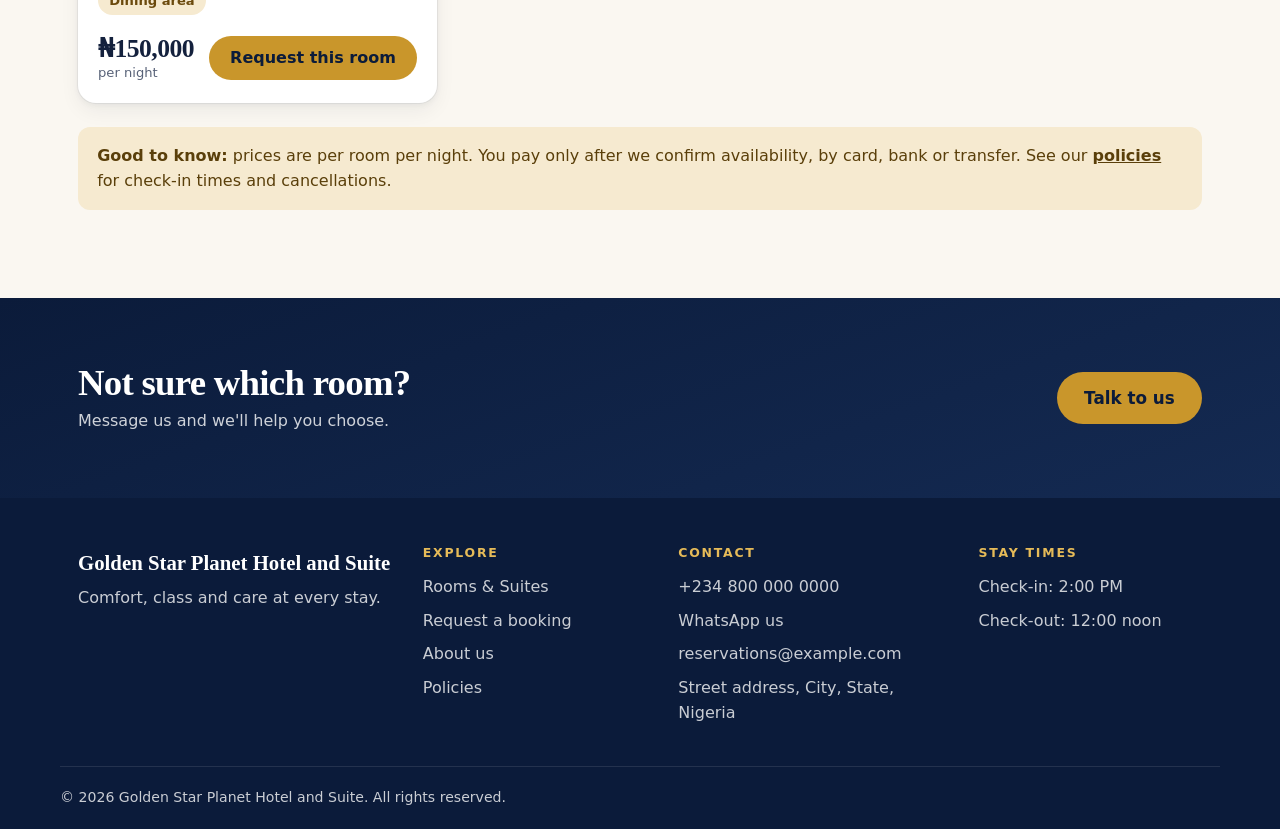
<file: rooms.html>
<!doctype html>
<html lang="en">
<head>
  <meta charset="utf-8">
  <meta name="viewport" content="width=device-width, initial-scale=1, viewport-fit=cover">
  <title>Rooms &amp; Suites with Prices | Golden Star Planet Hotel and Suite</title>
  <meta name="description" content="See every room and suite at Golden Star Planet Hotel and Suite with the price per night, bed type and what's included. Request your booking online.">
  <meta name="theme-color" content="#0b1b3a">
  <link rel="icon" href="favicon.svg" type="image/svg+xml">
  <link rel="stylesheet" href="style.css">
  <script src="config.js" defer></script>
  <script src="script.js" defer></script>
</head>
<body>
  <a class="skip-link" href="#main">Skip to content</a>
  <div id="site-header"></div>

  <main id="main">
    <section class="page-head">
      <div class="container">
        <p class="eyebrow eyebrow-light">Rooms &amp; suites</p>
        <h1>Rooms and prices</h1>
        <p class="lead">Every price is per night in Naira. Pick a room, request your dates, and pay after we confirm it's available.</p>
      </div>
    </section>

    <section class="section">
      <div class="container">
        <div class="grid-rooms" id="rooms-list"></div>

        <div class="notice mt">
          <strong>Good to know:</strong> prices are per room per night. You pay only after we confirm availability, by card, bank or transfer. See our <a href="policies.html">policies</a> for check-in times and cancellations.
        </div>
      </div>
    </section>

    <section class="cta-band">
      <div class="container cta-inner">
        <div>
          <h2>Not sure which room?</h2>
          <p>Message us and we'll help you choose.</p>
        </div>
        <a class="btn btn-gold btn-lg" href="contact.html">Talk to us</a>
      </div>
    </section>
  </main>

  <div id="site-footer"></div>
</body>
</html>
</file>
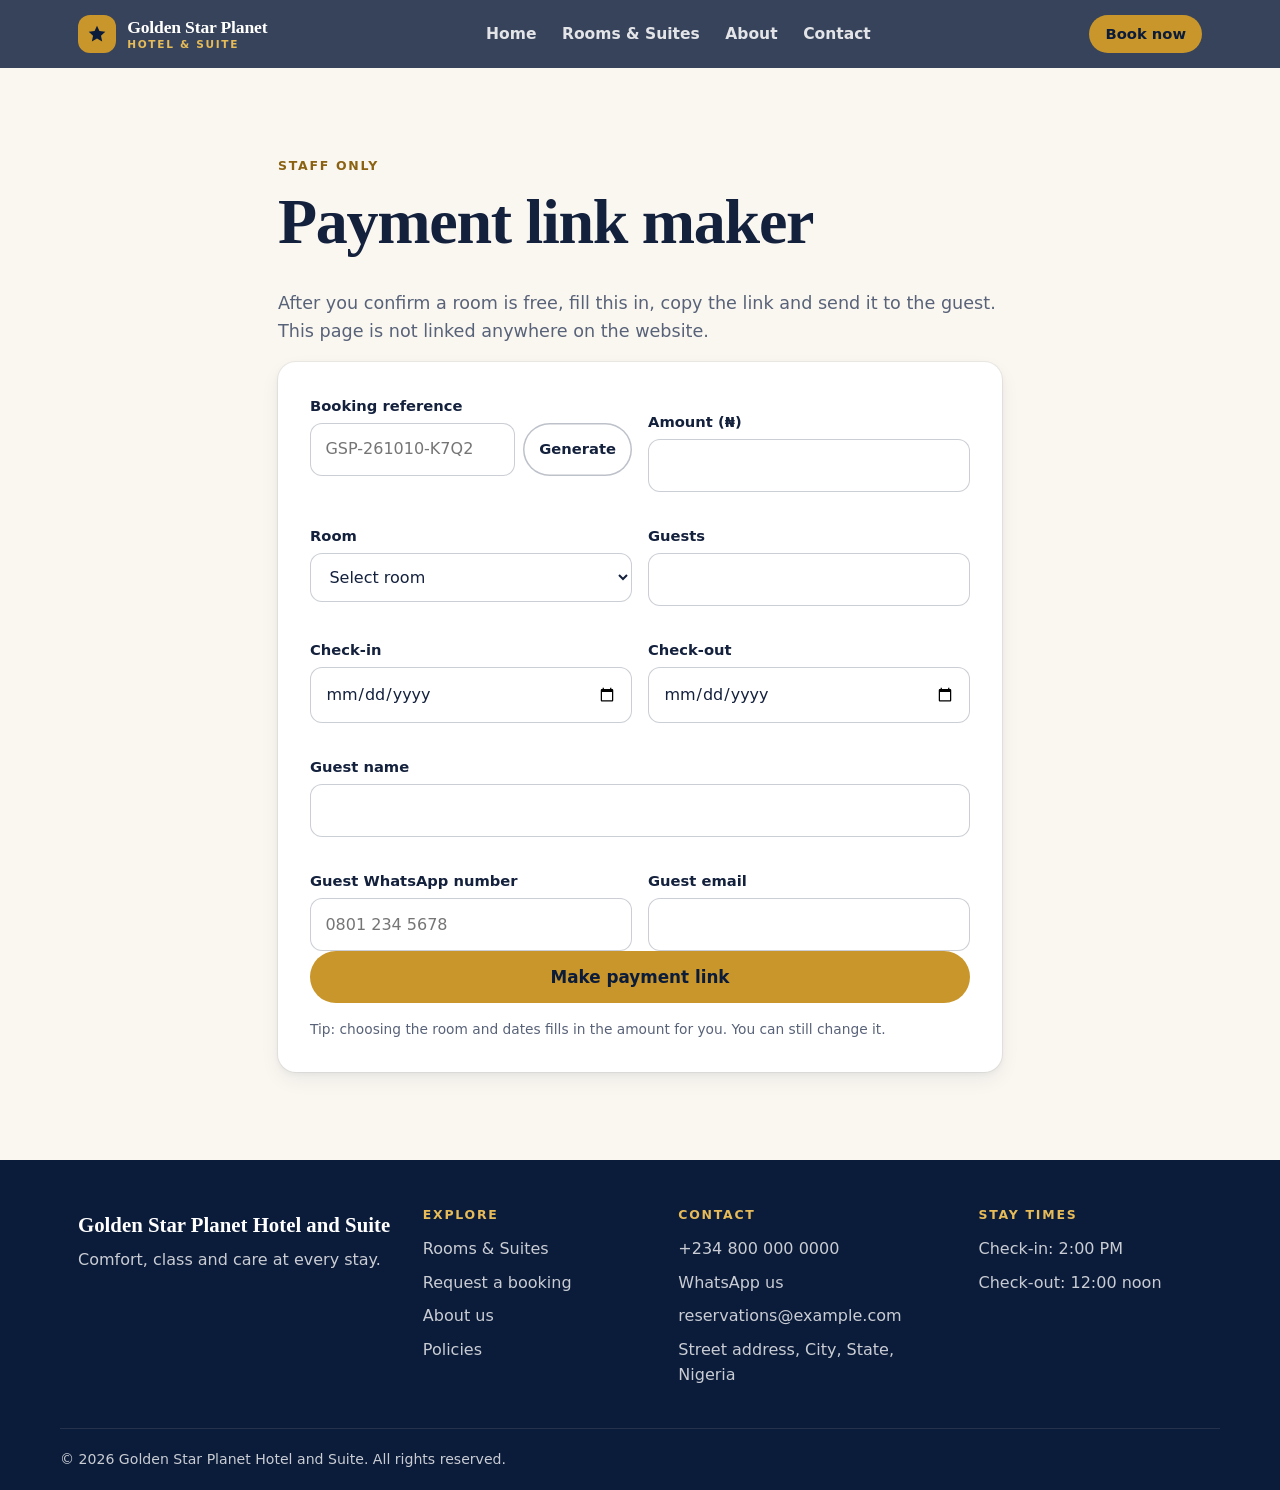
<file: staff.html>
<!doctype html>
<html lang="en">
<head>
  <meta charset="utf-8">
  <meta name="viewport" content="width=device-width, initial-scale=1, viewport-fit=cover">
  <title>Staff: Payment Link Maker | Golden Star Planet Hotel and Suite</title>
  <meta name="robots" content="noindex, nofollow">
  <meta name="theme-color" content="#0b1b3a">
  <link rel="icon" href="favicon.svg" type="image/svg+xml">
  <link rel="stylesheet" href="style.css">
  <script src="config.js" defer></script>
  <script src="script.js" defer></script>
  <script src="staff.js" defer></script>
</head>
<body>
  <a class="skip-link" href="#main">Skip to content</a>
  <div id="site-header"></div>

  <main id="main" class="section">
    <div class="container narrow">
      <p class="eyebrow">Staff only</p>
      <h1>Payment link maker</h1>
      <p class="lead-dark">After you confirm a room is free, fill this in, copy the link and send it to the guest. This page is not linked anywhere on the website.</p>

      <form class="card form-card" id="staff-form" novalidate>
        <div class="form-grid">
          <div class="field">
            <label for="s-ref">Booking reference</label>
            <div class="inline-field">
              <input id="s-ref" name="ref" type="text" autocapitalize="characters" placeholder="GSP-261010-K7Q2">
              <button class="btn btn-ghost btn-sm" id="make-ref" type="button">Generate</button>
            </div>
          </div>
          <div class="field">
            <label for="s-amount">Amount (&#8358;)</label>
            <input id="s-amount" name="amount" type="number" min="1" inputmode="numeric">
          </div>
          <div class="field">
            <label for="s-room">Room</label>
            <select id="s-room" name="room"></select>
          </div>
          <div class="field">
            <label for="s-guests">Guests</label>
            <input id="s-guests" name="guests" type="number" min="1" inputmode="numeric">
          </div>
          <div class="field">
            <label for="s-in">Check-in</label>
            <input id="s-in" name="checkin" type="date">
          </div>
          <div class="field">
            <label for="s-out">Check-out</label>
            <input id="s-out" name="checkout" type="date">
          </div>
          <div class="field span-2">
            <label for="s-name">Guest name</label>
            <input id="s-name" name="name" type="text" autocomplete="off">
          </div>
          <div class="field">
            <label for="s-phone">Guest WhatsApp number</label>
            <input id="s-phone" name="phone" type="tel" inputmode="tel" autocomplete="off" placeholder="0801 234 5678">
          </div>
          <div class="field">
            <label for="s-email">Guest email</label>
            <input id="s-email" name="email" type="email" inputmode="email" autocomplete="off" autocapitalize="none">
          </div>
        </div>
        <p class="error" id="staff-error" aria-live="polite"></p>
        <button class="btn btn-gold btn-lg btn-block" type="submit">Make payment link</button>
        <p class="fine">Tip: choosing the room and dates fills in the amount for you. You can still change it.</p>
      </form>

      <section class="card pad mt success" id="staff-output" hidden aria-live="polite">
        <h2>Ready to send</h2>
        <div class="field">
          <label for="staff-link">Payment link</label>
          <div class="inline-field">
            <input id="staff-link" type="text" readonly>
            <button class="btn btn-ghost btn-sm swap" id="staff-copy" type="button">Copy</button>
          </div>
        </div>
        <div class="field">
          <label for="staff-message">Message to the guest</label>
          <textarea id="staff-message" rows="9" readonly></textarea>
          <div class="actions-row">
            <button class="btn btn-ghost swap" id="staff-message-copy" type="button">Copy message</button>
            <a class="btn btn-wa" id="staff-wa" href="#" target="_blank" rel="noopener" hidden>Send on WhatsApp</a>
          </div>
        </div>
        <div class="notice notice-warn">
          <strong>Always verify before confirming.</strong> Open your Paystack dashboard (or bank app) and check that the amount received matches this booking before you confirm the room to the guest.
        </div>
      </section>
    </div>
  </main>

  <div id="site-footer"></div>
</body>
</html>
</file>
<file: style.css>
/* ==========================================================================
   style.css  -  Golden Star Planet Hotel and Suite
   Built on Emil Kowalski's UI principles: instant press feedback, strong
   ease-out curves, short durations, hover only where hover exists,
   transform/opacity-only motion, and gentler (not zero) reduced motion.
   ========================================================================== */

/* ---------- Tokens ---------- */
:root {
  --navy: #0b1b3a;
  --navy-2: #142a52;
  --navy-3: #1d3a6e;
  --gold: #c9962b;
  --gold-light: #e6bb58;
  --gold-soft: #f6ead0;
  --gold-ink: #8a6212;       /* gold that is readable as text on light backgrounds */
  --cream: #faf7f1;
  --ink: #14213d;
  --muted: #586278;
  --danger: #b3261e;
  --wa: #0f7d44;

  --radius: 18px;
  --radius-sm: 12px;
  --ring: 0 0 0 1px rgba(20, 33, 61, 0.06);
  --shadow-sm: var(--ring), 0 2px 6px rgba(11, 27, 58, 0.05), 0 8px 20px rgba(11, 27, 58, 0.06);
  --shadow-md: var(--ring), 0 4px 10px rgba(11, 27, 58, 0.06), 0 18px 40px rgba(11, 27, 58, 0.12);

  --font-body: system-ui, -apple-system, "Segoe UI", Roboto, "Helvetica Neue", Arial, sans-serif;
  --font-display: "Iowan Old Style", "Palatino Linotype", Palatino, Georgia, serif;

  --header-h: 68px;

  --ease-out: cubic-bezier(0.23, 1, 0.32, 1);
  --ease-in-out: cubic-bezier(0.77, 0, 0.175, 1);
  --ease-drawer: cubic-bezier(0.32, 0.72, 0, 1);
  --dur-press: 140ms;
  --dur-reveal: 320ms;
  --dur-drawer-in: 350ms;
  --dur-drawer-out: 250ms;
}

/* ---------- Mobile baseline ---------- */
*, *::before, *::after { box-sizing: border-box; }

html {
  -webkit-text-size-adjust: 100%;
  -webkit-tap-highlight-color: transparent;
  scroll-behavior: smooth;
  scroll-padding-top: calc(var(--header-h) + 12px);
}

body {
  margin: 0;
  font-family: var(--font-body);
  font-size: 1rem;
  line-height: 1.6;
  color: var(--ink);
  background: var(--cream);
  -webkit-font-smoothing: antialiased;
  text-rendering: optimizeLegibility;
}

body.no-scroll { overflow: hidden; }
body.has-mobile-total { padding-bottom: calc(5.5rem + env(safe-area-inset-bottom, 0px)); }

img { display: block; max-width: 100%; height: auto; }
a { color: inherit; }
p { margin: 0 0 1rem; }
ul, ol { margin: 0; padding: 0; }
[hidden] { display: none !important; }

/* Tight tracking on big text, normal on body (Apple-style optical sizing) */
h1, h2, h3 {
  font-family: var(--font-display);
  line-height: 1.12;
  letter-spacing: -0.02em;
  margin: 0 0 0.5em;
  font-weight: 700;
}
h1 { font-size: clamp(2.2rem, 6.2vw, 4rem); }
h2 { font-size: clamp(1.55rem, 3.6vw, 2.3rem); }
h3 { font-size: 1.2rem; letter-spacing: -0.01em; }

input, select, textarea {
  width: 100%;
  font: inherit;
  font-size: 16px;          /* under 16px makes iPhones zoom the page */
  color: var(--ink);
  background: #fff;
  border: 1px solid rgba(20, 33, 61, 0.22);
  border-radius: var(--radius-sm);
  padding: 0.8rem 0.9rem;
  min-height: 48px;
  transition: border-color 160ms ease, box-shadow 160ms ease;
}
textarea { resize: vertical; min-height: 96px; }
input:focus, select:focus, textarea:focus {
  outline: none;
  border-color: var(--gold);
  box-shadow: 0 0 0 4px rgba(201, 150, 43, 0.25);
}
input[aria-invalid="true"] {
  border-color: var(--danger);
  box-shadow: 0 0 0 4px rgba(179, 38, 30, 0.12);
}
input[readonly], textarea[readonly] { background: rgba(20, 33, 61, 0.04); }

button, a, [role="button"], label, select {
  touch-action: manipulation;
}
button, [role="button"], .btn {
  -webkit-user-select: none;
  user-select: none;
  -webkit-touch-callout: none;
}

:focus-visible { outline: 3px solid var(--gold-light); outline-offset: 2px; }

.num { font-variant-numeric: tabular-nums; }

/* ---------- Layout ---------- */
.container {
  width: 100%;
  max-width: 1160px;
  margin-inline: auto;
  padding-inline: max(18px, env(safe-area-inset-left, 0px)) max(18px, env(safe-area-inset-right, 0px));
}
.narrow { max-width: 760px; }
.center { text-align: center; }
.center-row { justify-content: center; }
.mt { margin-top: 1.5rem; }
.muted { color: var(--muted); }

.section { padding: clamp(3rem, 7vw, 5.5rem) 0; }
.section-tight { padding-top: clamp(1.5rem, 4vw, 2.5rem); }
.section-tint { background: linear-gradient(180deg, #f3ecdd 0%, var(--cream) 100%); }
.section-head { max-width: 640px; margin-bottom: 2rem; }
.section-head p { color: var(--muted); font-size: 1.05rem; }

.eyebrow {
  font-size: 0.78rem;
  font-weight: 700;
  letter-spacing: 0.14em;
  text-transform: uppercase;
  color: var(--gold-ink);
  margin-bottom: 0.6rem;
}
.eyebrow-light { color: var(--gold-light); }

.lead { font-size: clamp(1.05rem, 2.2vw, 1.25rem); max-width: 620px; color: rgba(255, 255, 255, 0.86); }
.lead-dark { font-size: 1.1rem; color: var(--muted); }
.fine { font-size: 0.86rem; color: var(--muted); margin: 0.9rem 0 0; }

.skip-link {
  position: absolute;
  left: 12px;
  top: -60px;
  z-index: 100;
  background: var(--gold);
  color: var(--navy);
  padding: 0.6rem 1rem;
  border-radius: 10px;
  font-weight: 700;
  transition: top 160ms var(--ease-out);
}
.skip-link:focus { top: 12px; }

/* ---------- Buttons ---------- */
.btn {
  display: inline-flex;
  align-items: center;
  justify-content: center;
  gap: 0.5rem;
  min-height: 44px;
  padding: 0.75rem 1.3rem;
  border: 0;
  border-radius: 999px;
  font: inherit;
  font-weight: 650;
  line-height: 1.2;
  text-decoration: none;
  text-align: center;
  cursor: pointer;
  transition:
    transform var(--dur-press) var(--ease-out),
    background-color 160ms ease,
    box-shadow 160ms ease,
    filter 200ms ease,
    opacity 200ms ease;
}
.btn:active { transform: scale(0.97); }
.btn[disabled] { opacity: 0.5; cursor: not-allowed; }
.btn[disabled]:active { transform: none; }

.btn-gold { background: var(--gold); color: var(--navy); }
.btn-navy { background: var(--navy); color: #fff; }
.btn-wa { background: var(--wa); color: #fff; }
.btn-ghost { background: transparent; color: var(--ink); box-shadow: inset 0 0 0 1.5px rgba(20, 33, 61, 0.28); }
.btn-ghost-light { background: rgba(255, 255, 255, 0.06); color: #fff; box-shadow: inset 0 0 0 1.5px rgba(255, 255, 255, 0.5); }
.btn-sm { min-height: 38px; padding: 0.5rem 1rem; font-size: 0.92rem; }
.btn-lg { min-height: 52px; padding: 0.95rem 1.7rem; font-size: 1.05rem; }
.btn-block { width: 100%; }

/* Hover styles only where a real mouse exists (no stuck hover on phones) */
@media (hover: hover) and (pointer: fine) {
  .btn-gold:hover { background: var(--gold-light); }
  .btn-navy:hover { background: var(--navy-3); }
  .btn-wa:hover { background: #0c6a3a; }
  .btn-ghost:hover { background: rgba(20, 33, 61, 0.05); }
  .btn-ghost-light:hover { background: rgba(255, 255, 255, 0.16); }
}

/* Instant loading state after a tap */
.btn.is-loading { pointer-events: none; position: relative; color: transparent; }
.btn.is-loading::after {
  content: "";
  position: absolute;
  inset: 0;
  margin: auto;
  width: 1.2rem;
  height: 1.2rem;
  border-radius: 50%;
  border: 2.5px solid rgba(11, 27, 58, 0.25);
  border-top-color: var(--navy);
  animation: spin 700ms linear infinite;
}
@keyframes spin { to { transform: rotate(360deg); } }

/* Short blurred cross-fade when a label swaps ("Copy" -> "Copied") */
.swap.is-swapping { opacity: 0.7; filter: blur(2px); }

/* ---------- Header (translucent, no hard divider) ---------- */
.site-header {
  position: sticky;
  top: 0;
  z-index: 50;
  color: #fff;
  background: rgba(11, 27, 58, 0.82);
  -webkit-backdrop-filter: blur(16px) saturate(160%);
  backdrop-filter: blur(16px) saturate(160%);
  padding-top: env(safe-area-inset-top, 0px);
  transition: box-shadow 200ms ease;
}
.site-header.is-scrolled { box-shadow: 0 10px 28px rgba(11, 27, 58, 0.3); }

.header-inner {
  display: flex;
  align-items: center;
  justify-content: space-between;
  gap: 1rem;
  height: var(--header-h);
}

.brand { display: inline-flex; align-items: center; gap: 0.7rem; text-decoration: none; min-width: 0; }
.brand-mark {
  display: grid;
  place-items: center;
  width: 38px;
  height: 38px;
  flex: none;
  border-radius: 12px;
  background: var(--gold);
  color: var(--navy);
}
.brand-text {
  display: flex;
  flex-direction: column;
  font-family: var(--font-display);
  font-weight: 700;
  font-size: 1.1rem;
  line-height: 1.05;
  letter-spacing: -0.01em;
  white-space: nowrap;
}
.brand-text small {
  font-family: var(--font-body);
  font-size: 0.66rem;
  font-weight: 700;
  letter-spacing: 0.16em;
  text-transform: uppercase;
  color: var(--gold-light);
  margin-top: 3px;
}

.nav-desktop { display: none; gap: 1.6rem; }
.nav-desktop a { position: relative; text-decoration: none; font-weight: 600; font-size: 0.97rem; padding: 0.4rem 0; color: rgba(255, 255, 255, 0.86); }
.nav-desktop a::after {
  content: "";
  position: absolute;
  left: 0;
  right: 0;
  bottom: 0;
  height: 2px;
  background: var(--gold-light);
  transform: scaleX(0);
  transform-origin: left;
  transition: transform 220ms var(--ease-out);
}
.nav-desktop a[aria-current="page"] { color: #fff; }
.nav-desktop a[aria-current="page"]::after { transform: scaleX(1); }
@media (hover: hover) and (pointer: fine) {
  .nav-desktop a:hover { color: #fff; }
  .nav-desktop a:hover::after { transform: scaleX(1); }
}

.header-cta { display: flex; align-items: center; gap: 0.6rem; }
.menu-btn {
  display: grid;
  place-items: center;
  width: 44px;
  height: 44px;
  padding: 0;
  border: 0;
  border-radius: 12px;
  color: inherit;
  background: rgba(255, 255, 255, 0.1);
  cursor: pointer;
  transition: transform var(--dur-press) var(--ease-out), background-color 160ms ease;
}
.menu-btn:active { transform: scale(0.95); }

@media (min-width: 900px) {
  .nav-desktop { display: flex; }
  .menu-btn { display: none; }
}

/* ---------- Mobile menu drawer (same edge in and out, exit faster) ---------- */
.scrim {
  position: fixed;
  inset: 0;
  z-index: 60;
  background: rgba(11, 27, 58, 0.5);
  opacity: 0;
  pointer-events: none;
  transition: opacity 200ms ease;
}
.scrim[data-open="true"] { opacity: 1; pointer-events: auto; }

.drawer {
  position: fixed;
  top: 0;
  right: 0;
  bottom: 0;
  z-index: 70;
  width: min(86vw, 340px);
  display: flex;
  flex-direction: column;
  gap: 1.25rem;
  padding: calc(1rem + env(safe-area-inset-top, 0px)) 1.25rem calc(1.25rem + env(safe-area-inset-bottom, 0px));
  color: #fff;
  background: var(--navy-2);
  overflow-y: auto;
  overscroll-behavior: contain;
  transform: translateX(100%);
  visibility: hidden;
  transition: transform var(--dur-drawer-out) var(--ease-drawer), visibility 0s linear var(--dur-drawer-out);
}
.drawer[data-open="true"] {
  transform: translateX(0);
  visibility: visible;
  transition: transform var(--dur-drawer-in) var(--ease-drawer), visibility 0s;
}
.drawer-head { display: flex; align-items: center; justify-content: space-between; font-family: var(--font-display); font-size: 1.15rem; }
.drawer-nav { display: flex; flex-direction: column; }
.drawer-nav a { padding: 0.95rem 0.25rem; font-size: 1.15rem; font-weight: 600; text-decoration: none; box-shadow: 0 1px 0 rgba(255, 255, 255, 0.08); }
.drawer-nav a[aria-current="page"] { color: var(--gold-light); }
.drawer-contact { margin-top: auto; text-align: center; color: rgba(255, 255, 255, 0.75); }
@media (min-width: 900px) { .drawer, .scrim { display: none; } }

/* ---------- Hero ---------- */
.hero {
  position: relative;
  isolation: isolate;
  display: flex;
  align-items: center;
  min-height: calc(100vh - var(--header-h));
  min-height: calc(100svh - var(--header-h));
  padding: 4rem 0 8rem;
  color: #fff;
  overflow: hidden;
}
.hero-bg {
  position: absolute;
  inset: 0;
  z-index: -2;
  background:
    radial-gradient(900px 520px at 85% 8%, rgba(230, 187, 88, 0.3), transparent 60%),
    radial-gradient(760px 520px at 0% 100%, rgba(29, 58, 110, 0.95), transparent 60%),
    linear-gradient(160deg, var(--navy) 0%, var(--navy-2) 100%);
  background-size: cover;
  background-position: center;
}
.hero-bg.has-image {
  background-image: linear-gradient(180deg, rgba(11, 27, 58, 0.55), rgba(11, 27, 58, 0.82)), var(--hero-img);
}
.hero::after {
  content: "";
  position: absolute;
  z-index: -1;
  right: -8%;
  top: 8%;
  width: min(52vw, 560px);
  aspect-ratio: 1;
  background: linear-gradient(135deg, rgba(230, 187, 88, 0.22), rgba(230, 187, 88, 0));
  clip-path: polygon(50% 0%, 61% 35%, 98% 35%, 68% 57%, 79% 91%, 50% 70%, 21% 91%, 32% 57%, 2% 35%, 39% 35%);
  pointer-events: none;
}
.hero h1 { max-width: 14ch; }
.hero h1 span { display: block; color: var(--gold-light); font-size: 0.62em; letter-spacing: -0.01em; margin-top: 0.3em; }
.hero-actions { display: flex; flex-wrap: wrap; gap: 0.8rem; margin-top: 1.75rem; }

.avail-wrap { position: relative; z-index: 2; margin-top: -4.5rem; }
.avail {
  display: grid;
  gap: 1rem;
  grid-template-columns: 1fr;
  align-items: end;
  padding: 1.25rem;
  box-shadow: var(--shadow-md);
}
@media (min-width: 640px) { .avail { grid-template-columns: repeat(3, 1fr); } .avail .btn { grid-column: 1 / -1; } }
@media (min-width: 960px) { .avail { grid-template-columns: 1fr 1fr 0.7fr auto; } .avail .btn { grid-column: auto; } }

/* ---------- Cards ---------- */
.card {
  background: #fff;
  border-radius: var(--radius);
  box-shadow: var(--shadow-sm);
}
.pad { padding: clamp(1.25rem, 3vw, 2rem); }

/* ---------- Page header band ---------- */
.page-head {
  position: relative;
  isolation: isolate;
  overflow: hidden;
  color: #fff;
  padding: clamp(2.5rem, 6vw, 4rem) 0;
  background:
    radial-gradient(700px 360px at 90% 0%, rgba(230, 187, 88, 0.26), transparent 60%),
    linear-gradient(160deg, var(--navy) 0%, var(--navy-2) 100%);
}
.page-head h1 { font-size: clamp(2rem, 5vw, 3.2rem); max-width: 18ch; }

/* ---------- Steps ---------- */
.steps { list-style: none; display: grid; gap: 1rem; grid-template-columns: 1fr; counter-reset: none; }
@media (min-width: 560px) { .steps { grid-template-columns: repeat(2, 1fr); } }
@media (min-width: 960px) { .steps { grid-template-columns: repeat(4, 1fr); } }
.step { background: #fff; border-radius: var(--radius); box-shadow: var(--shadow-sm); padding: 1.4rem; }
.step h3 { margin-bottom: 0.35rem; }
.step p { color: var(--muted); margin: 0; font-size: 0.97rem; }
.step-num {
  display: grid;
  place-items: center;
  width: 38px;
  height: 38px;
  margin-bottom: 0.9rem;
  border-radius: 50%;
  background: var(--gold);
  color: var(--navy);
  font-weight: 800;
}

/* ---------- Room cards ---------- */
.grid-rooms { display: grid; gap: 1.5rem; grid-template-columns: repeat(auto-fill, minmax(min(100%, 300px), 1fr)); }
.room { display: flex; flex-direction: column; overflow: hidden; }
.room-media { aspect-ratio: 16 / 10; overflow: hidden; background: var(--navy-2); }
.room-media img { width: 100%; height: 100%; object-fit: cover; }
.media-placeholder {
  display: grid;
  place-items: center;
  width: 100%;
  height: 100%;
  color: rgba(230, 187, 88, 0.85);
  background:
    radial-gradient(300px 200px at 80% 0%, rgba(230, 187, 88, 0.28), transparent 65%),
    linear-gradient(150deg, var(--navy-2), var(--navy));
}
.room-body { display: flex; flex-direction: column; flex: 1; padding: 1.25rem 1.25rem 1.4rem; }
.room-body h3 { margin-bottom: 0.15rem; font-size: 1.35rem; }
.room-meta { color: var(--gold-ink); font-weight: 600; font-size: 0.9rem; margin-bottom: 0.7rem; }
.room-body > p { color: var(--muted); }
.chips { list-style: none; display: flex; flex-wrap: wrap; gap: 0.4rem; margin: 0.25rem 0 1.25rem; }
.chips li { padding: 0.25rem 0.7rem; border-radius: 999px; background: var(--gold-soft); color: #6b4a0d; font-size: 0.82rem; font-weight: 600; }
.room-foot { display: flex; align-items: center; justify-content: space-between; gap: 0.75rem; flex-wrap: wrap; margin-top: auto; }
.price { display: flex; flex-direction: column; line-height: 1.1; }
.price .num { font-family: var(--font-display); font-size: 1.6rem; font-weight: 700; letter-spacing: -0.02em; }
.price small { color: var(--muted); font-size: 0.82rem; margin-top: 0.2rem; }

/* ---------- Facilities ---------- */
.facility-grid { list-style: none; display: grid; gap: 1.25rem; grid-template-columns: repeat(auto-fill, minmax(min(100%, 260px), 1fr)); }
.facility { display: flex; gap: 0.9rem; align-items: flex-start; }
.facility h3 { font-size: 1.05rem; margin-bottom: 0.15rem; font-family: var(--font-body); letter-spacing: 0; }
.facility p { margin: 0; color: var(--muted); font-size: 0.95rem; }
.facility-icon { position: relative; flex: none; width: 42px; height: 42px; border-radius: 50%; background: var(--gold-soft); }
.facility-icon::after {
  content: "";
  position: absolute;
  inset: 10px;
  background: var(--gold);
  clip-path: polygon(50% 0%, 61% 35%, 98% 35%, 68% 57%, 79% 91%, 50% 70%, 21% 91%, 32% 57%, 2% 35%, 39% 35%);
}

/* ---------- Gallery (CSS scroll-snap carousel) ---------- */
.gallery { display: flex; gap: 1rem; overflow-x: auto; scroll-snap-type: x mandatory; padding-bottom: 0.75rem; -webkit-overflow-scrolling: touch; }
.gallery-item { margin: 0; flex: 0 0 min(84%, 440px); scroll-snap-align: start; border-radius: var(--radius); overflow: hidden; box-shadow: var(--shadow-sm); }
.gallery-item img { width: 100%; aspect-ratio: 10 / 7; object-fit: cover; }

/* ---------- Call to action ---------- */
.cta-band { color: #fff; background: linear-gradient(160deg, var(--navy) 0%, var(--navy-2) 100%); padding: clamp(2.5rem, 6vw, 4rem) 0; }
.cta-inner { display: flex; flex-wrap: wrap; align-items: center; justify-content: space-between; gap: 1.5rem; }
.cta-inner h2 { margin-bottom: 0.3rem; }
.cta-inner p { margin: 0; color: rgba(255, 255, 255, 0.8); }

/* ---------- Notices ---------- */
.notice { padding: 1rem 1.2rem; border-radius: var(--radius-sm); background: var(--gold-soft); color: #5a3f0a; }
.notice-warn { background: #fdecea; color: #7a1c16; }
.notice a { font-weight: 700; }

/* ---------- Forms ---------- */
.form-card { padding: clamp(1.25rem, 3vw, 2rem); }
.form-grid { display: grid; gap: 1rem; grid-template-columns: 1fr; }
@media (min-width: 560px) { .form-grid { grid-template-columns: 1fr 1fr; } .span-2 { grid-column: 1 / -1; } }
.field { min-width: 0; }
label { display: block; margin-bottom: 0.35rem; font-weight: 600; font-size: 0.92rem; }
.optional { font-weight: 400; color: var(--muted); }
.error { margin: 0.35rem 0 0; color: var(--danger); font-size: 0.88rem; }
.error:empty { display: none; }
.inline-field { display: flex; gap: 0.5rem; align-items: stretch; }
.inline-field input { flex: 1; min-width: 0; }

/* ---------- Booking layout ---------- */
.booking-grid { display: grid; gap: 1.5rem; grid-template-columns: 1fr; }
@media (min-width: 960px) {
  .booking-grid { grid-template-columns: minmax(0, 1fr) 380px; align-items: start; }
  .summary { position: sticky; top: calc(var(--header-h) + 1rem); }
  body.has-mobile-total { padding-bottom: 0; }
}
.summary { padding: 1.5rem; }
.summary h2 { font-size: 1.4rem; }
.summary-room { display: flex; flex-direction: column; gap: 0.15rem; margin-bottom: 1rem; }
.summary-room strong { font-size: 1.1rem; }
.summary-list { margin: 0; }
.summary-list > div { display: flex; justify-content: space-between; gap: 1rem; padding: 0.65rem 0; box-shadow: 0 1px 0 rgba(20, 33, 61, 0.08); }
.summary-list dt { color: var(--muted); }
.summary-list dd { margin: 0; font-weight: 600; text-align: right; }
.summary-list .summary-total { box-shadow: none; padding-top: 0.9rem; }
.summary-list .summary-total dt { color: var(--ink); font-weight: 700; }
.summary-list .summary-total dd { font-family: var(--font-display); font-size: 1.6rem; letter-spacing: -0.02em; }

.mobile-total {
  position: fixed;
  left: 0;
  right: 0;
  bottom: 0;
  z-index: 40;
  display: flex;
  align-items: center;
  justify-content: space-between;
  gap: 1rem;
  padding: 0.75rem max(1rem, env(safe-area-inset-right, 0px)) calc(0.75rem + env(safe-area-inset-bottom, 0px)) max(1rem, env(safe-area-inset-left, 0px));
  background: rgba(255, 255, 255, 0.9);
  -webkit-backdrop-filter: blur(16px) saturate(180%);
  backdrop-filter: blur(16px) saturate(180%);
  box-shadow: 0 -10px 28px rgba(11, 27, 58, 0.14);
}
.mobile-total > div { display: flex; flex-direction: column; line-height: 1.2; }
.mobile-total strong { font-size: 1.2rem; }
.mobile-total small { color: var(--muted); font-size: 0.8rem; }
@media (min-width: 960px) { .mobile-total { display: none; } }

/* ---------- Success panels ---------- */
.success h2, .success h1 { max-width: 22ch; }
.success h2:focus, .success h1:focus { outline: none; }
.ref-box {
  display: flex;
  align-items: center;
  justify-content: space-between;
  gap: 1rem;
  padding: 0.9rem 1.1rem;
  margin: 1.25rem 0;
  border-radius: var(--radius-sm);
  background: var(--gold-soft);
}
.ref-box small { display: block; color: var(--gold-ink); font-weight: 700; font-size: 0.78rem; letter-spacing: 0.08em; text-transform: uppercase; }
.ref-box strong { font-size: 1.3rem; letter-spacing: 0.03em; }
.actions-row { display: flex; flex-wrap: wrap; gap: 0.75rem; margin: 1rem 0; }
.steps-list { padding-left: 1.2rem; display: grid; gap: 0.6rem; margin-bottom: 1.25rem; }
.recap { margin: 0; }
.recap > div { display: flex; justify-content: space-between; gap: 1rem; padding: 0.55rem 0; box-shadow: 0 1px 0 rgba(20, 33, 61, 0.08); }
.recap dt { color: var(--muted); }
.recap dd { margin: 0; font-weight: 600; text-align: right; }

/* ---------- Payment tabs and transfer details ---------- */
.tabs { display: grid; grid-template-columns: 1fr 1fr; gap: 0.35rem; padding: 0.35rem; margin: 1rem 0 1.5rem; border-radius: 999px; background: rgba(20, 33, 61, 0.07); }
.tab {
  min-height: 44px;
  padding: 0.55rem 0.75rem;
  border: 0;
  border-radius: 999px;
  background: transparent;
  color: var(--muted);
  font: inherit;
  font-weight: 650;
  font-size: 0.95rem;
  cursor: pointer;
  transition: transform var(--dur-press) var(--ease-out), background-color 160ms ease, color 160ms ease, box-shadow 160ms ease;
}
.tab:active { transform: scale(0.97); }
.tab[aria-selected="true"] { background: #fff; color: var(--ink); box-shadow: var(--shadow-sm); }
.tab-panel > p { color: var(--muted); }

.copy-list { list-style: none; display: grid; gap: 0.6rem; margin: 1rem 0 1.5rem; }
.copy-list li { display: flex; align-items: center; justify-content: space-between; gap: 1rem; padding: 0.8rem 1rem; border-radius: var(--radius-sm); background: rgba(20, 33, 61, 0.045); }
.copy-list small { display: block; color: var(--muted); font-size: 0.78rem; font-weight: 700; letter-spacing: 0.06em; text-transform: uppercase; }
.copy-list strong { overflow-wrap: anywhere; }
.big { font-size: 1.45rem; letter-spacing: 0.06em; }

/* ---------- Text pages ---------- */
.prose { max-width: 70ch; }
.prose h2 { margin-top: 2rem; font-size: 1.5rem; }
.prose ol, .prose ul { padding-left: 1.3rem; margin-bottom: 1rem; display: grid; gap: 0.4rem; }
.prose-grid { display: grid; gap: 2.5rem; grid-template-columns: 1fr; }
@media (min-width: 900px) { .prose-grid { grid-template-columns: 1.2fr 1fr; align-items: start; } }
.check-list { list-style: none; display: grid; gap: 0.9rem; }
.check-list li { position: relative; padding-left: 2rem; }
.check-list li::before {
  content: "";
  position: absolute;
  left: 0;
  top: 0.3rem;
  width: 1.2rem;
  height: 1.2rem;
  background: var(--gold);
  clip-path: polygon(50% 0%, 61% 35%, 98% 35%, 68% 57%, 79% 91%, 50% 70%, 21% 91%, 32% 57%, 2% 35%, 39% 35%);
}

/* ---------- Contact ---------- */
.contact-grid { display: grid; gap: 1.5rem; grid-template-columns: 1fr; }
@media (min-width: 960px) { .contact-grid { grid-template-columns: 1fr 1fr; align-items: start; } }
.contact-cards { display: grid; gap: 1.5rem; }
.contact-list { list-style: none; display: grid; gap: 0.9rem; margin-top: 1rem; }
.contact-list small { display: block; color: var(--gold-ink); font-weight: 700; font-size: 0.78rem; letter-spacing: 0.08em; text-transform: uppercase; }
.contact-list a:not(.btn) { font-weight: 600; text-decoration-color: rgba(138, 98, 18, 0.5); text-underline-offset: 3px; }
.map { min-height: 320px; overflow: hidden; border-radius: var(--radius); box-shadow: var(--shadow-sm); }
.map iframe { width: 100%; height: 100%; min-height: 360px; border: 0; }
.field + .field { margin-top: 1rem; }

/* ---------- Footer ---------- */
.site-footer { color: rgba(255, 255, 255, 0.78); background: var(--navy); padding: 3rem 0 0; }
.footer-grid { display: grid; gap: 2rem; grid-template-columns: 1fr; }
@media (min-width: 640px) { .footer-grid { grid-template-columns: 1fr 1fr; } }
@media (min-width: 960px) { .footer-grid { grid-template-columns: 1.4fr 1fr 1.2fr 1fr; } }
.footer-name { font-family: var(--font-display); font-size: 1.3rem; font-weight: 700; color: #fff; margin-bottom: 0.4rem; }
.site-footer h3 { font-family: var(--font-body); font-size: 0.78rem; letter-spacing: 0.14em; text-transform: uppercase; color: var(--gold-light); margin-bottom: 0.9rem; }
.site-footer ul { list-style: none; display: grid; gap: 0.5rem; }
.site-footer a { text-decoration: none; }
.footer-social { display: flex; gap: 1rem; }
.footer-bottom { margin-top: 2.5rem; padding: 1.25rem 0 calc(1.25rem + env(safe-area-inset-bottom, 0px)); box-shadow: inset 0 1px 0 rgba(255, 255, 255, 0.1); font-size: 0.88rem; }
.footer-bottom p { margin: 0; }
@media (hover: hover) and (pointer: fine) {
  .site-footer a:hover { color: #fff; text-decoration: underline; }
}

/* ---------- Scroll reveal with optional stagger (30-80ms steps) ---------- */
.reveal {
  opacity: 0;
  transform: translateY(12px);
  transition:
    opacity var(--dur-reveal) var(--ease-out),
    transform var(--dur-reveal) var(--ease-out),
    box-shadow 220ms var(--ease-out);
  transition-delay: calc(var(--i, 0) * 50ms), calc(var(--i, 0) * 50ms), 0ms;
}
.reveal.is-visible { opacity: 1; transform: none; }
/* Added by script.js once the entrance has finished, so later hovers have no stagger delay */
.reveal.reveal-done { transition-delay: 0ms; }

/* Hover lift on cards, only with a real mouse */
@media (hover: hover) and (pointer: fine) {
  .room.reveal-done:hover { transform: translateY(-3px); box-shadow: var(--shadow-md); }
}

/* ---------- Accessibility preferences ---------- */
@media (prefers-reduced-motion: reduce) {
  html { scroll-behavior: auto; }
  .reveal { transform: none; transition-delay: 0ms; }
  .room.reveal-done:hover { transform: none; }
  .nav-desktop a::after { transition: none; }
  .drawer {
    transform: none;
    opacity: 0;
    transition: opacity 200ms ease, visibility 0s linear 200ms;
  }
  .drawer[data-open="true"] {
    opacity: 1;
    transition: opacity 200ms ease, visibility 0s;
  }
}

@media (prefers-reduced-transparency: reduce) {
  .site-header { background: var(--navy); -webkit-backdrop-filter: none; backdrop-filter: none; }
  .mobile-total { background: #fff; -webkit-backdrop-filter: none; backdrop-filter: none; }
}

@media (prefers-contrast: more) {
  .card, .step { box-shadow: 0 0 0 1px rgba(20, 33, 61, 0.55); }
  input, select, textarea { border-color: var(--ink); }
}
</file>
